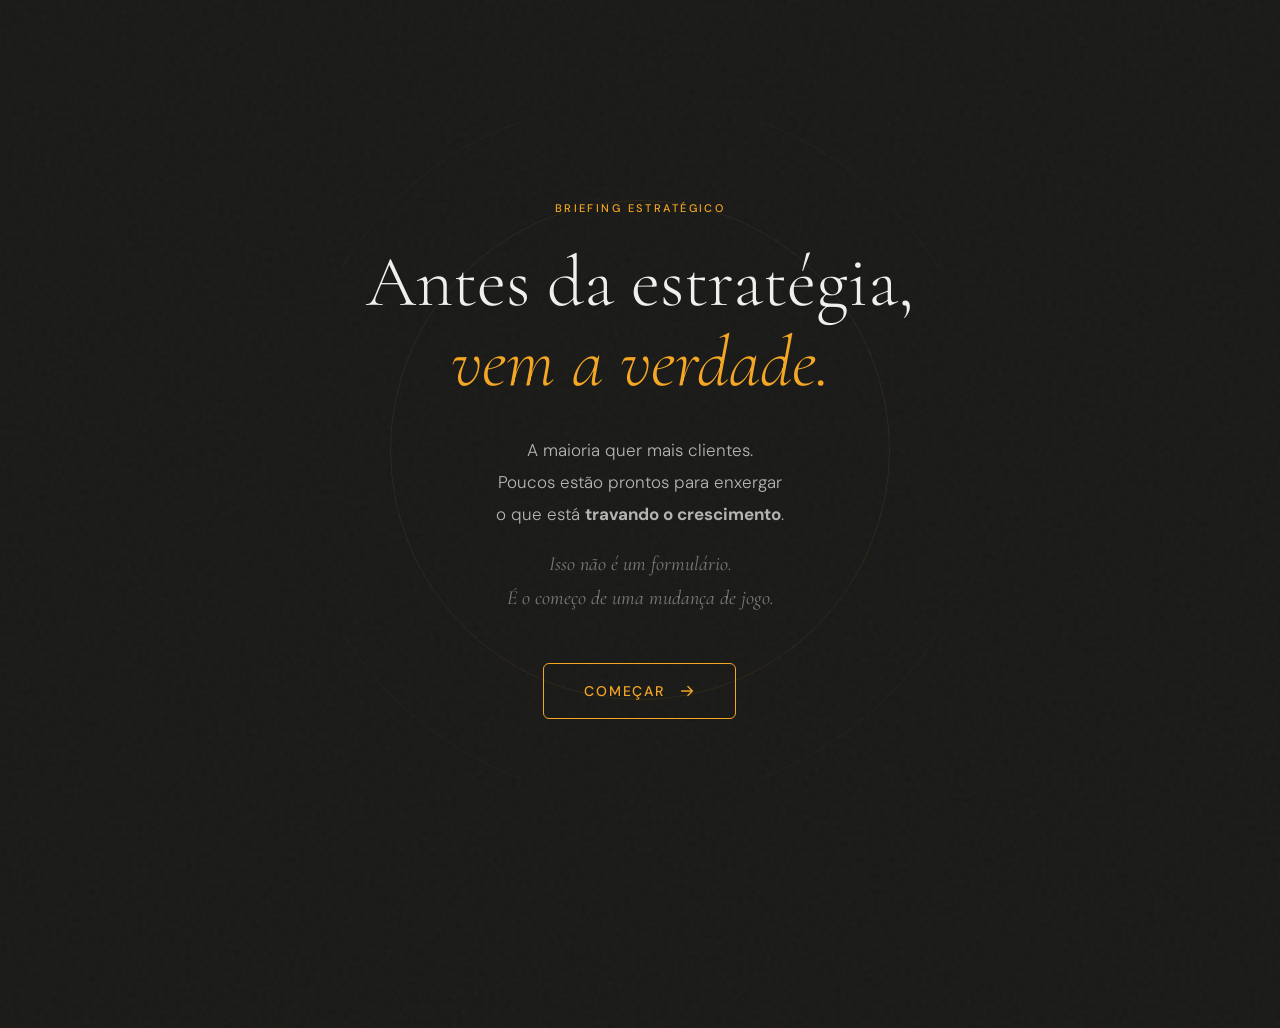
<file: index.html>
<!DOCTYPE html>
<html lang="pt-BR">
<head>
  <meta charset="UTF-8" />
  <meta name="viewport" content="width=device-width, initial-scale=1.0" />
  <title>Sagrada Estratégia — Briefing</title>
  <link rel="preconnect" href="https://fonts.googleapis.com" />
  <link rel="preconnect" href="https://fonts.gstatic.com" crossorigin />
  <link href="https://fonts.googleapis.com/css2?family=Cormorant+Garamond:ital,wght@0,300;0,400;0,600;1,300;1,400&family=DM+Sans:wght@300;400;500&display=swap" rel="stylesheet" />
  <link rel="stylesheet" href="style.css" />
</head>
<body>

  <!-- GRAIN OVERLAY -->
  <div class="grain"></div>

  <!-- PROGRESS BAR -->
  <div class="progress-bar-wrap" id="progressWrap">
    <div class="progress-bar-track">
      <div class="progress-bar-fill" id="progressFill"></div>
    </div>
    <span class="progress-label" id="progressLabel"></span>
  </div>

  <!-- LOGO MARK -->
  <div class="logo-mark" id="logoMark">
    <svg width="28" height="28" viewBox="0 0 28 28" fill="none" xmlns="http://www.w3.org/2000/svg" role="img" aria-hidden="true">
      <rect width="28" height="28" fill="none"/>
      <polygon points="14,3 25,21 3,21" stroke="#F5A623" stroke-width="1.5" fill="#1A1A18"/>
      <polygon points="14,9 21,21 7,21" fill="#F5A623" opacity="0.25"/>
      <line x1="14" y1="3" x2="14" y2="25" stroke="#F5A623" stroke-width="1" opacity="0.4"/>
    </svg>
    <span>Sagrada Estratégia</span>
  </div>

  <!-- MAIN CONTAINER -->
  <main class="main" id="main">

    <!-- ───── TELA 0: HERO ───── -->
    <section class="screen active" id="screen-0" data-screen="0">
      <div class="hero-content">
        <div class="hero-eyebrow">Briefing Estratégico</div>
        <h1 class="hero-title">
          Antes da estratégia,<br/>
          <em>vem a verdade.</em>
        </h1>
        <p class="hero-body">
          A maioria quer mais clientes.<br/>
          Poucos estão prontos para enxergar<br/>
          o que está <strong>travando o crescimento</strong>.
        </p>
        <p class="hero-sub">
          Isso não é um formulário.<br/>
          É o começo de uma mudança de jogo.
        </p>
        <button class="btn-primary" id="btnStart">
          <span>Começar</span>
          <svg class="btn-arrow" viewBox="0 0 20 20" fill="none"><path d="M4 10h12M11 5l5 5-5 5" stroke="currentColor" stroke-width="1.5" stroke-linecap="round"/></svg>
        </button>
      </div>
      <div class="hero-deco">
        <div class="deco-ring deco-ring-1"></div>
        <div class="deco-ring deco-ring-2"></div>
        <div class="deco-ring deco-ring-3"></div>
      </div>
    </section>

    <!-- ───── SCREENS DINÂMICAS ───── -->
    <div id="dynamicScreens"></div>

    <!-- ───── TELA FINAL ───── -->
    <section class="screen" id="screen-final">
      <div class="final-content">
        <div class="final-symbol">
          <svg width="60" height="60" viewBox="0 0 60 60" fill="none" xmlns="http://www.w3.org/2000/svg" role="img" aria-hidden="true">
            <rect width="60" height="60" fill="none"/>
            <polygon points="30,4 56,48 4,48" stroke="#F5A623" stroke-width="1.5" fill="#1A1A18"/>
            <polygon points="30,16 46,44 14,44" fill="#F5A623" opacity="0.15"/>
            <path d="M20 30 L28 38 L42 22" stroke="#F5A623" stroke-width="2" stroke-linecap="round" stroke-linejoin="round"/>
          </svg>
        </div>
        <h2 class="final-title">Agora eu tenho o que preciso.</h2>
        <p class="final-body">
          A diferença entre quem <em>tenta</em>…<br/>
          e quem <strong>cresce</strong>…<br/>
          começa aqui.
        </p>
        <button class="btn-primary" id="btnFinal">
          <span>Finalizar</span>
          <svg class="btn-arrow" viewBox="0 0 20 20" fill="none"><path d="M4 10h12M11 5l5 5-5 5" stroke="currentColor" stroke-width="1.5" stroke-linecap="round"/></svg>
        </button>
        <p class="final-note">Em breve você receberá o retorno da estrategista.</p>
      </div>
    </section>

    <!-- ───── TELA OBRIGADO ───── -->
    <section class="screen" id="screen-obrigado">
      <div class="final-content">
        <div class="final-symbol">
          <svg width="60" height="60" viewBox="0 0 60 60" fill="none">
            <circle cx="30" cy="30" r="26" stroke="#F5A623" stroke-width="1.5"/>
            <path d="M18 30 L26 38 L42 22" stroke="#F5A623" stroke-width="2.5" stroke-linecap="round" stroke-linejoin="round"/>
          </svg>
        </div>
        <h2 class="final-title">Briefing enviado.</h2>
        <p class="final-body">
          Obrigada pela sua confiança.<br/>
          O próximo capítulo começa agora.
        </p>
        <p class="final-note">© Sagrada Estratégia</p>
      </div>
    </section>

  </main>

  <script src="script.js"></script>
</body>
</html>
</file>
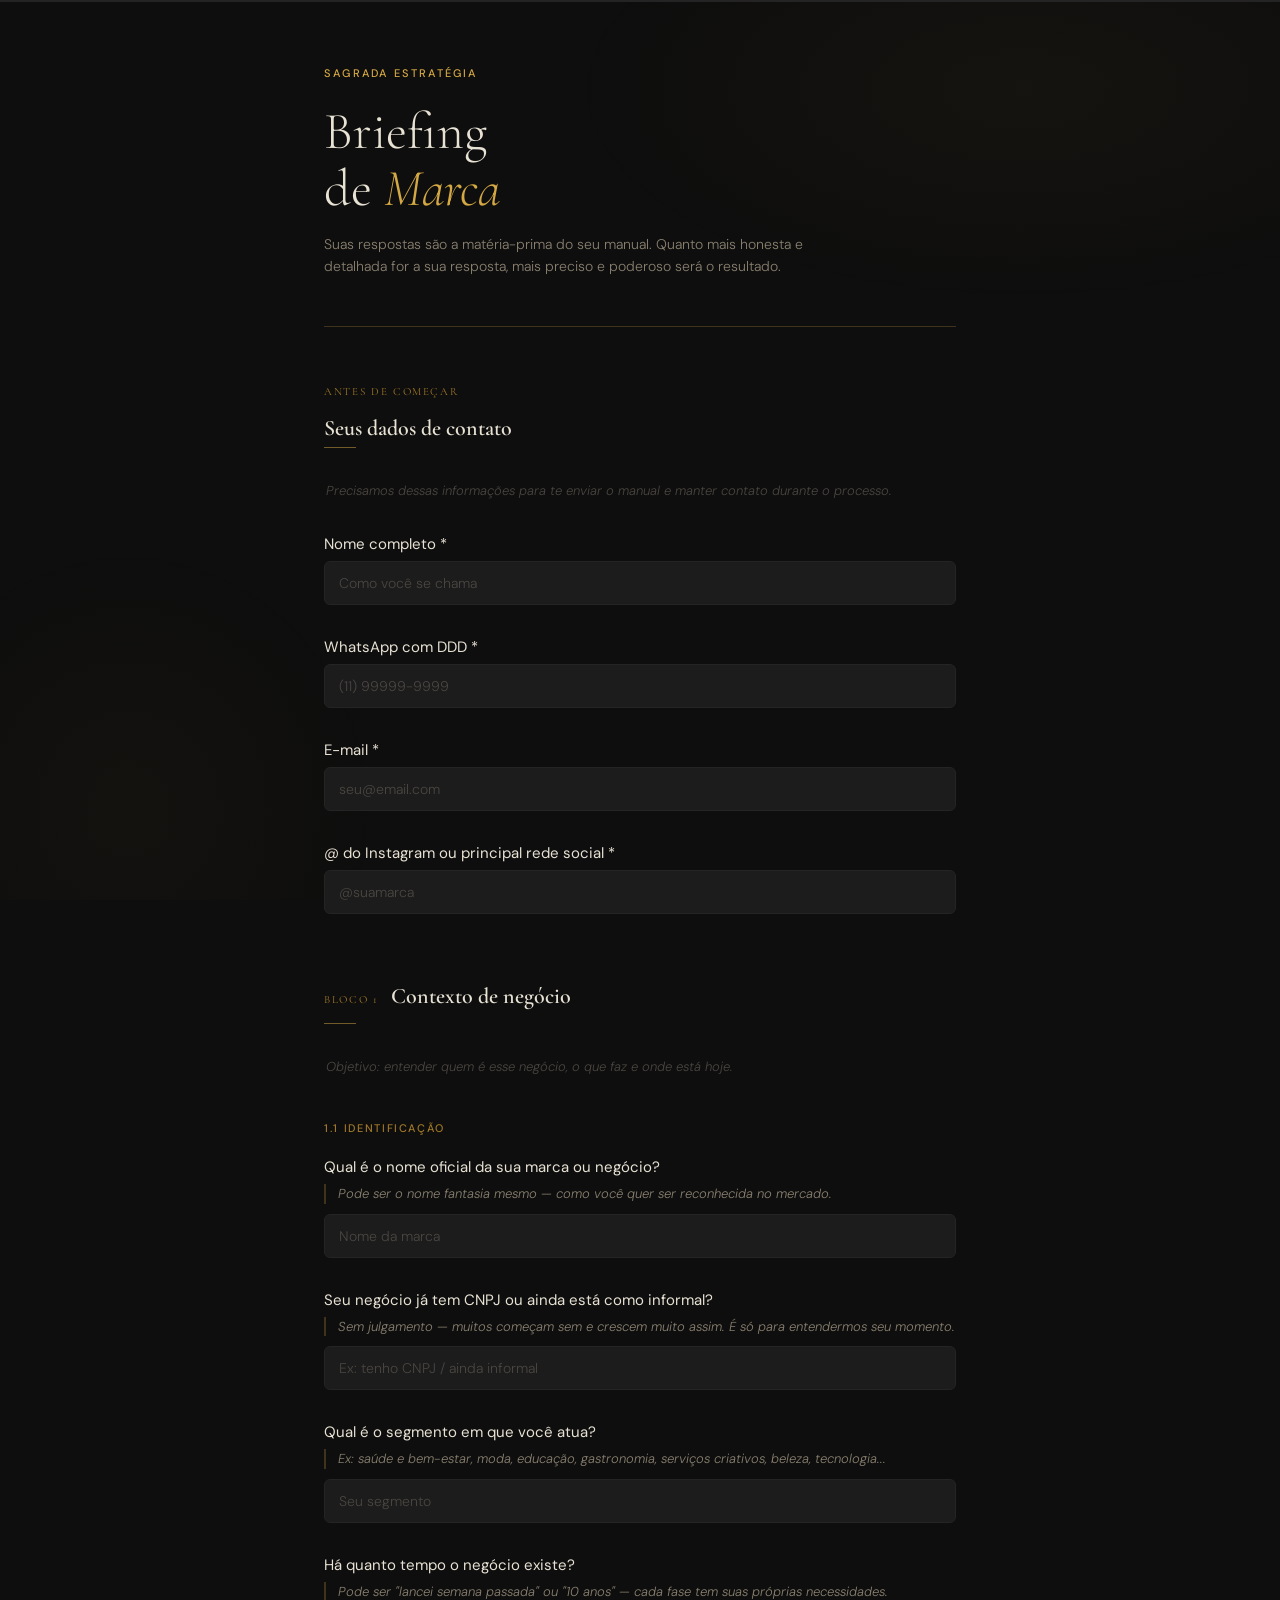
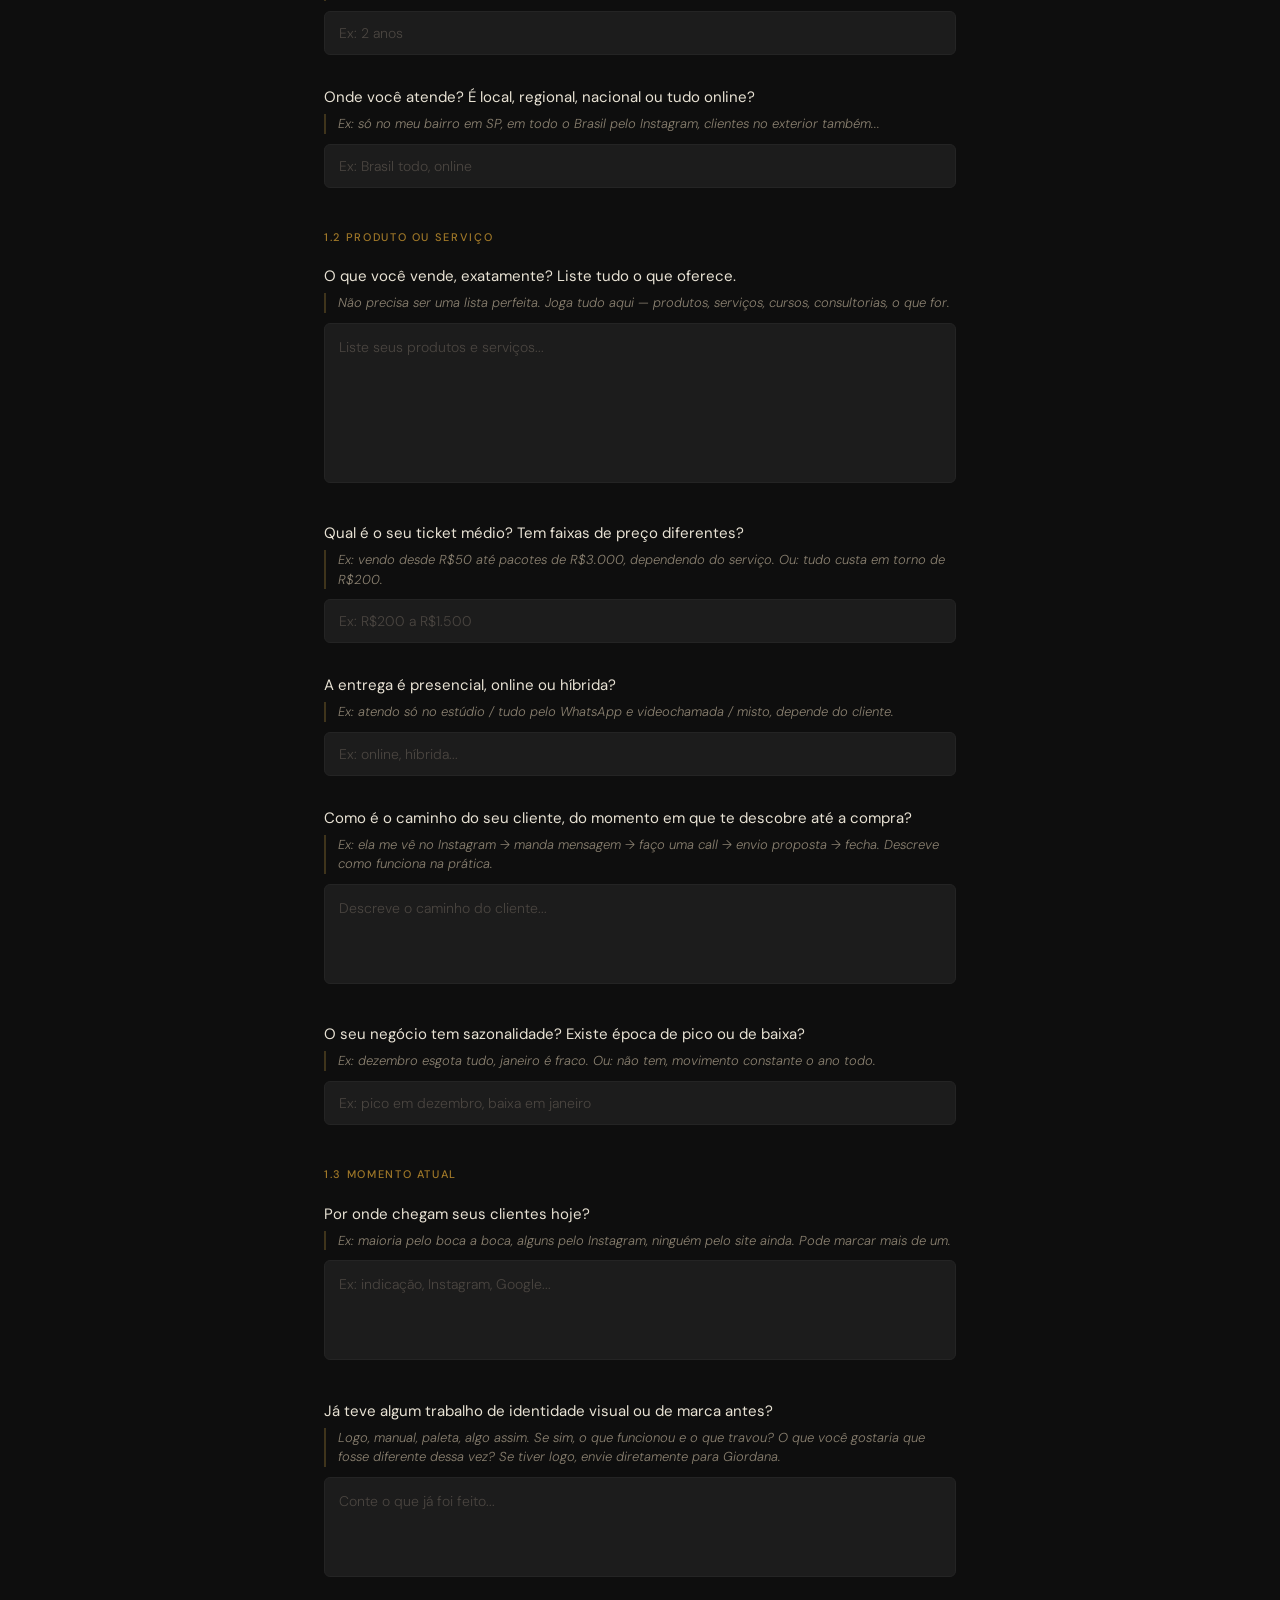
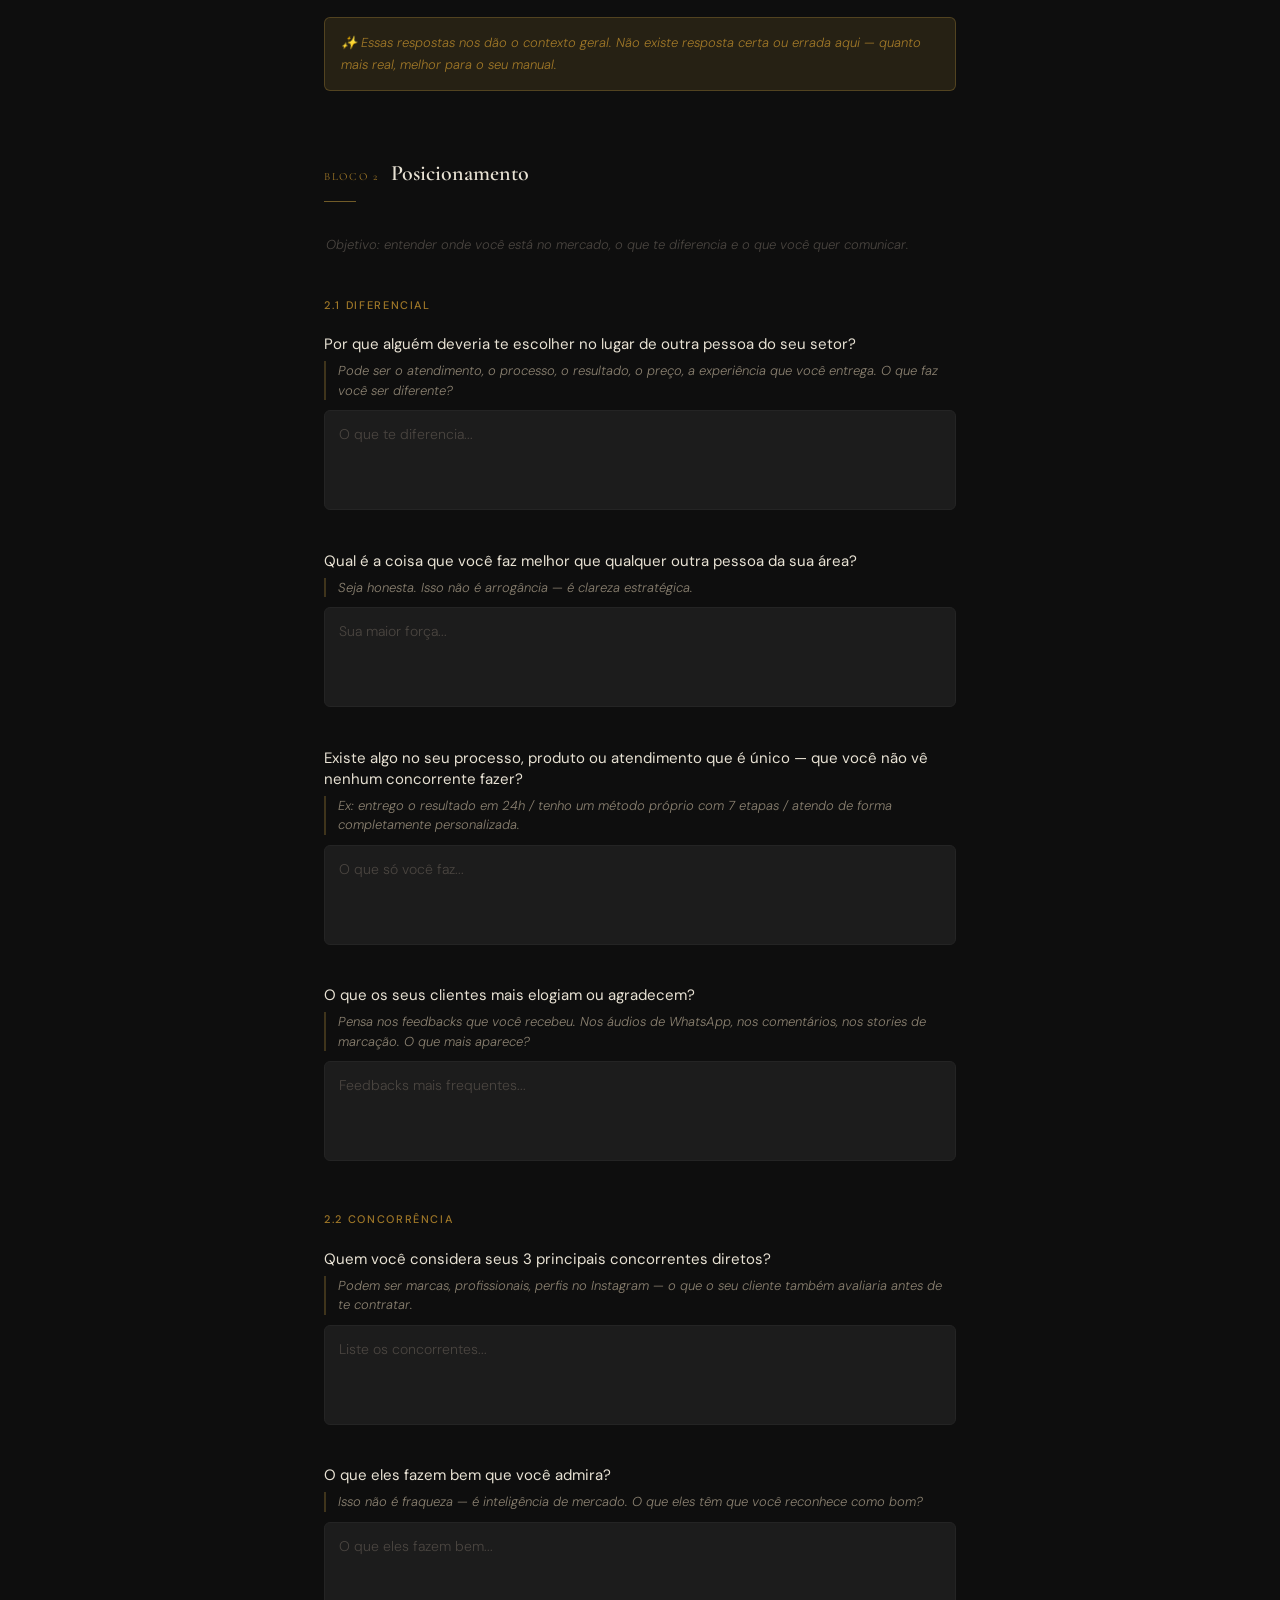
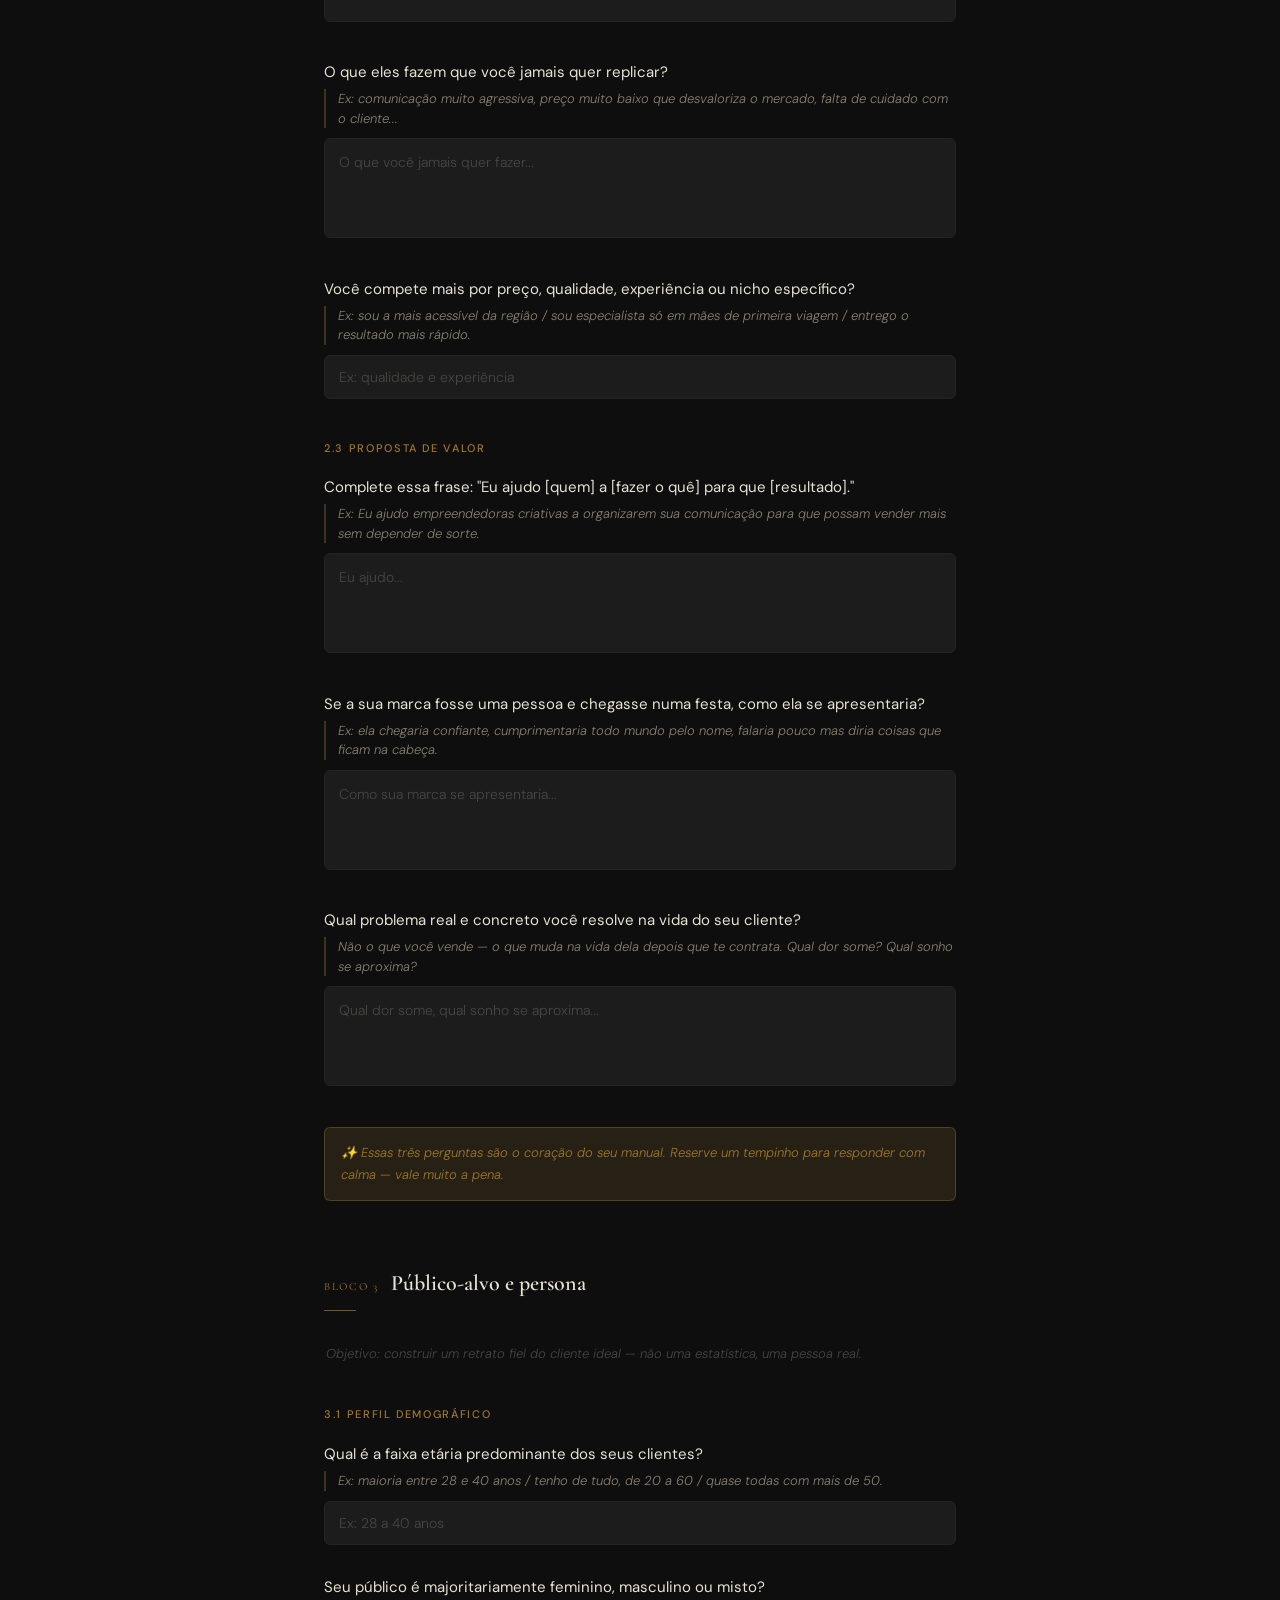
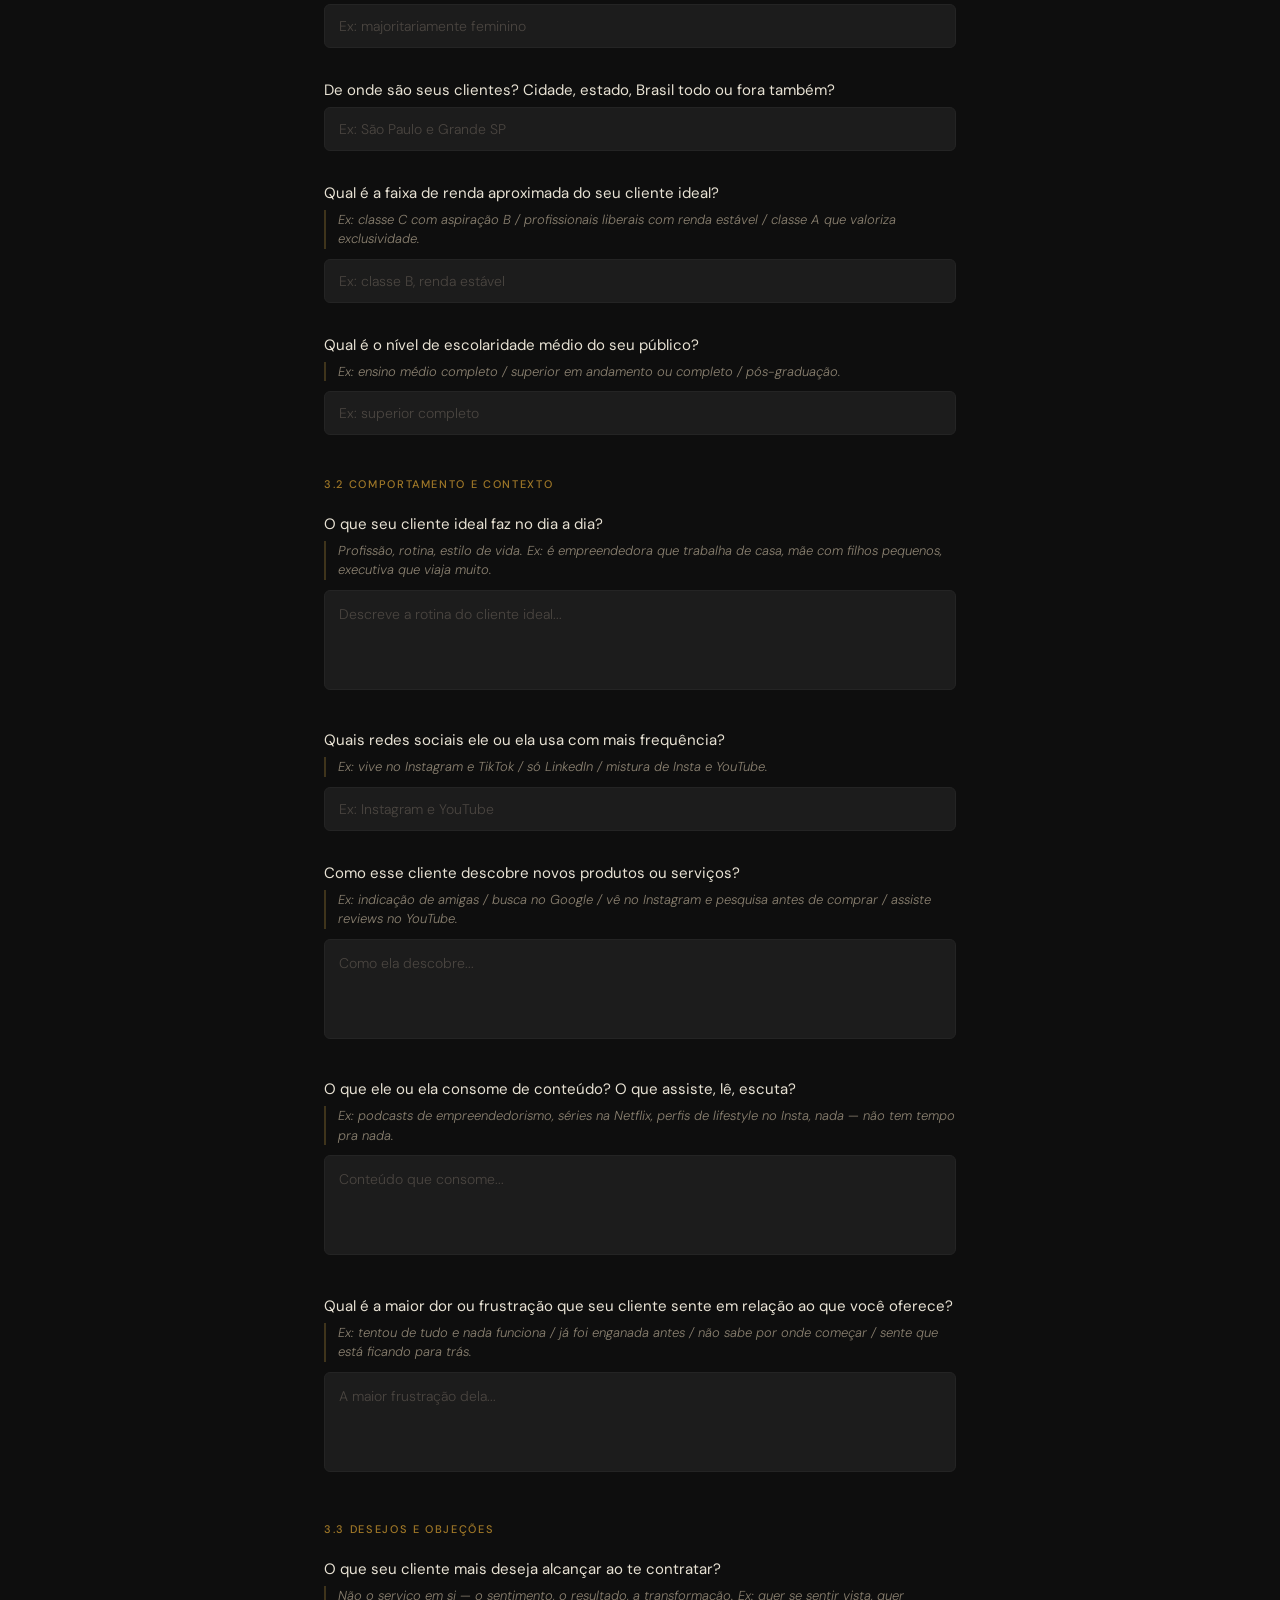
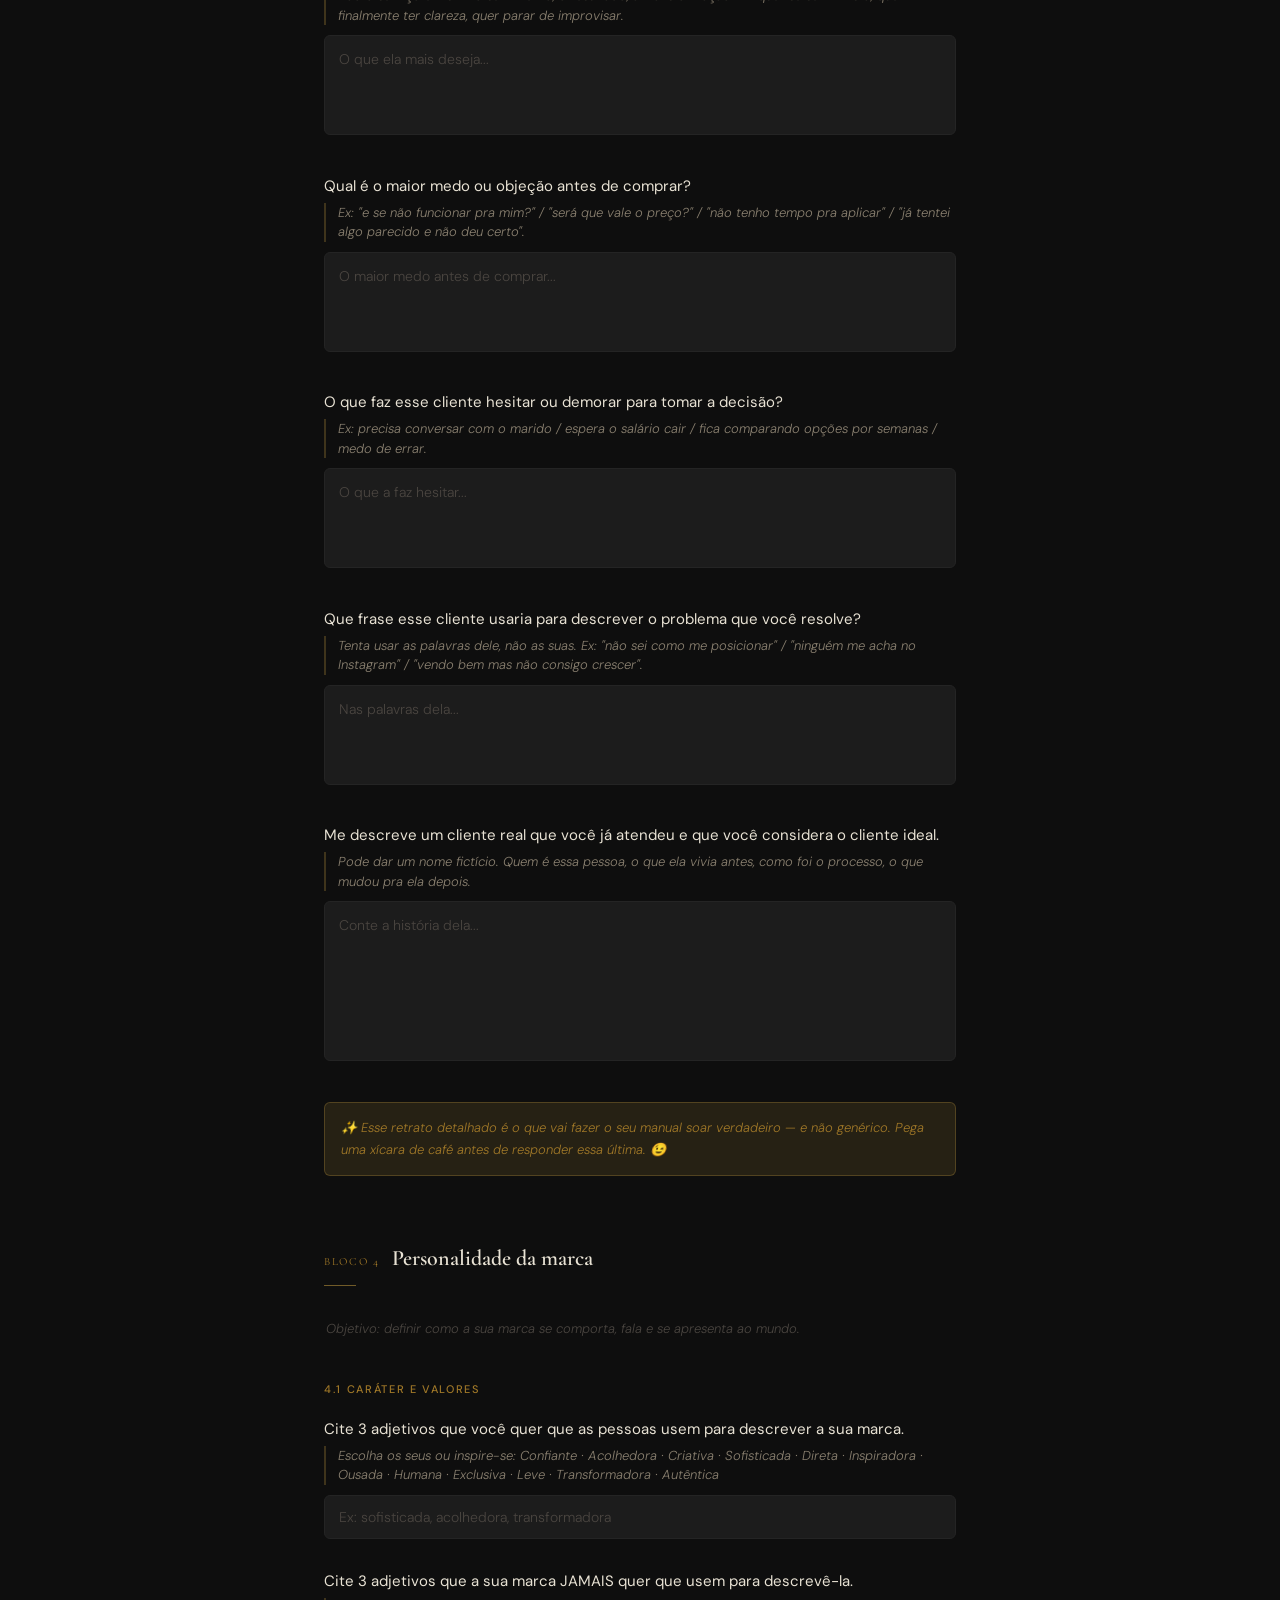
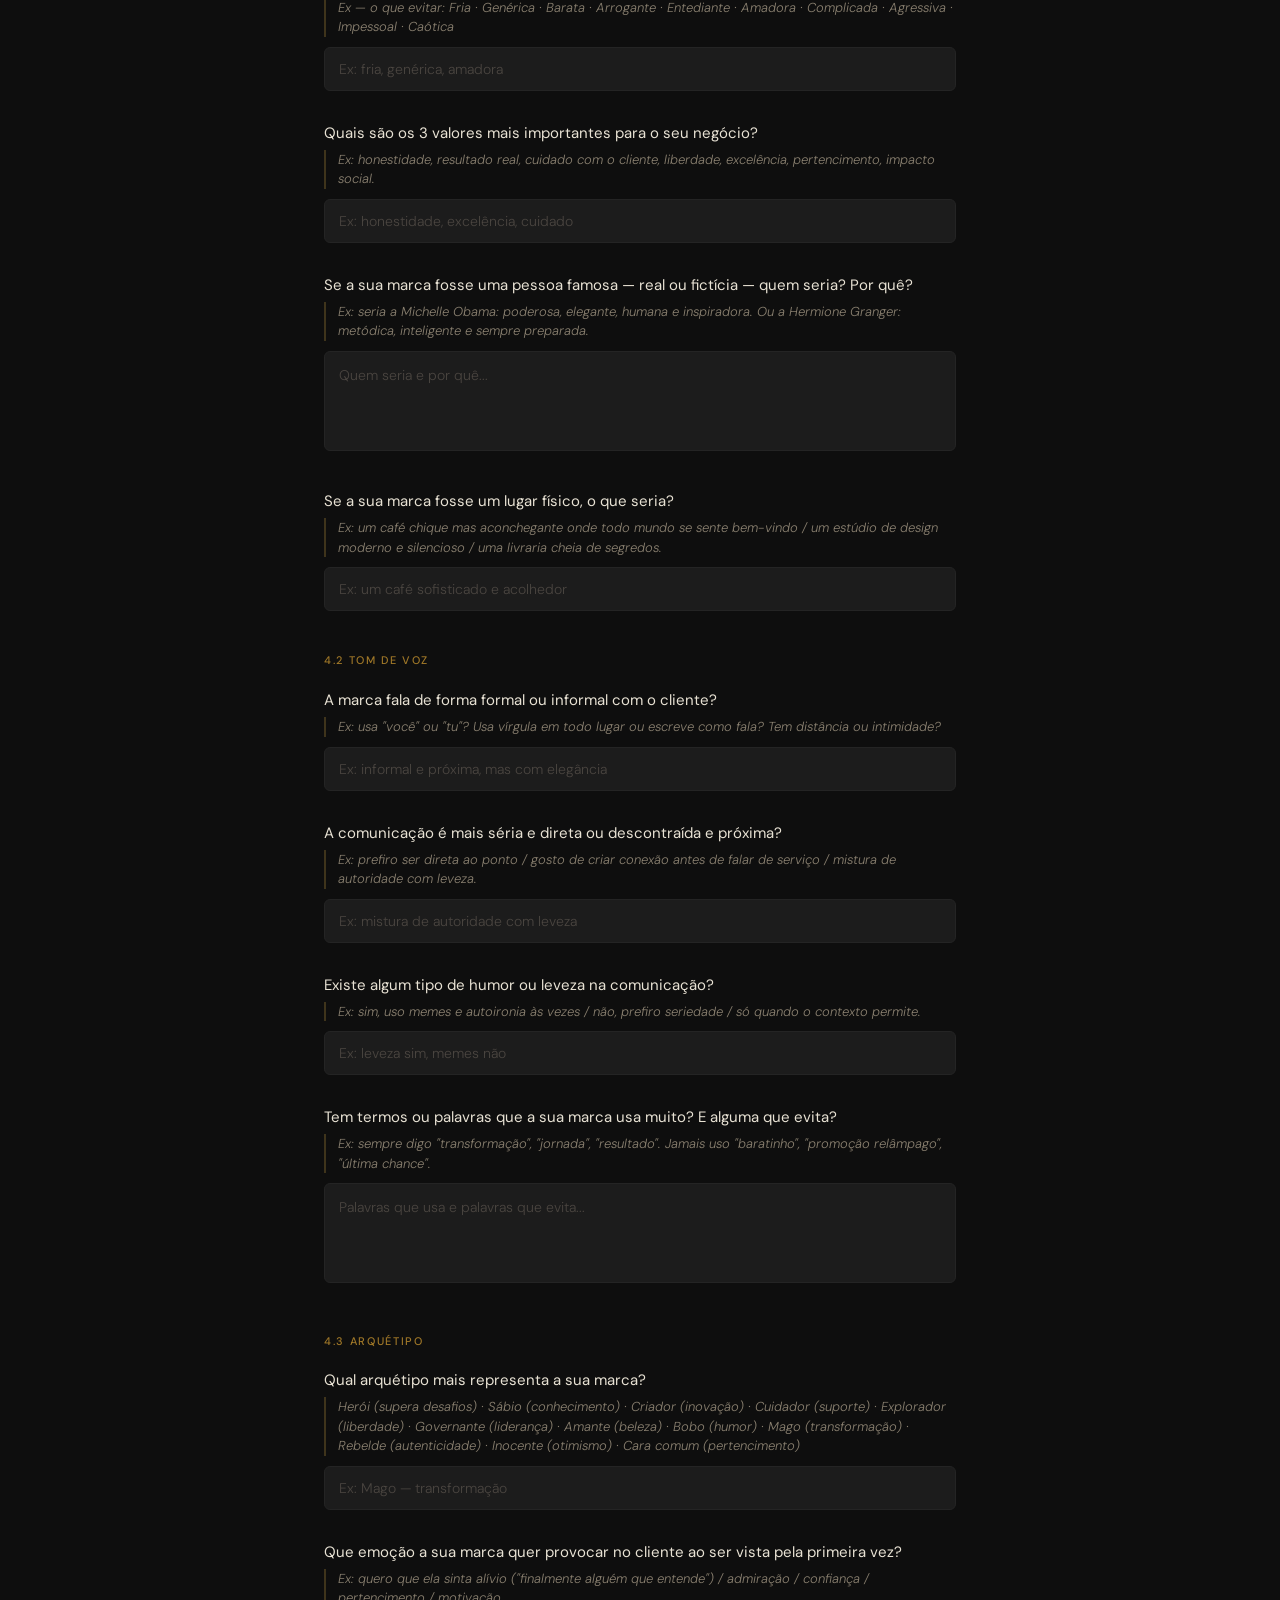
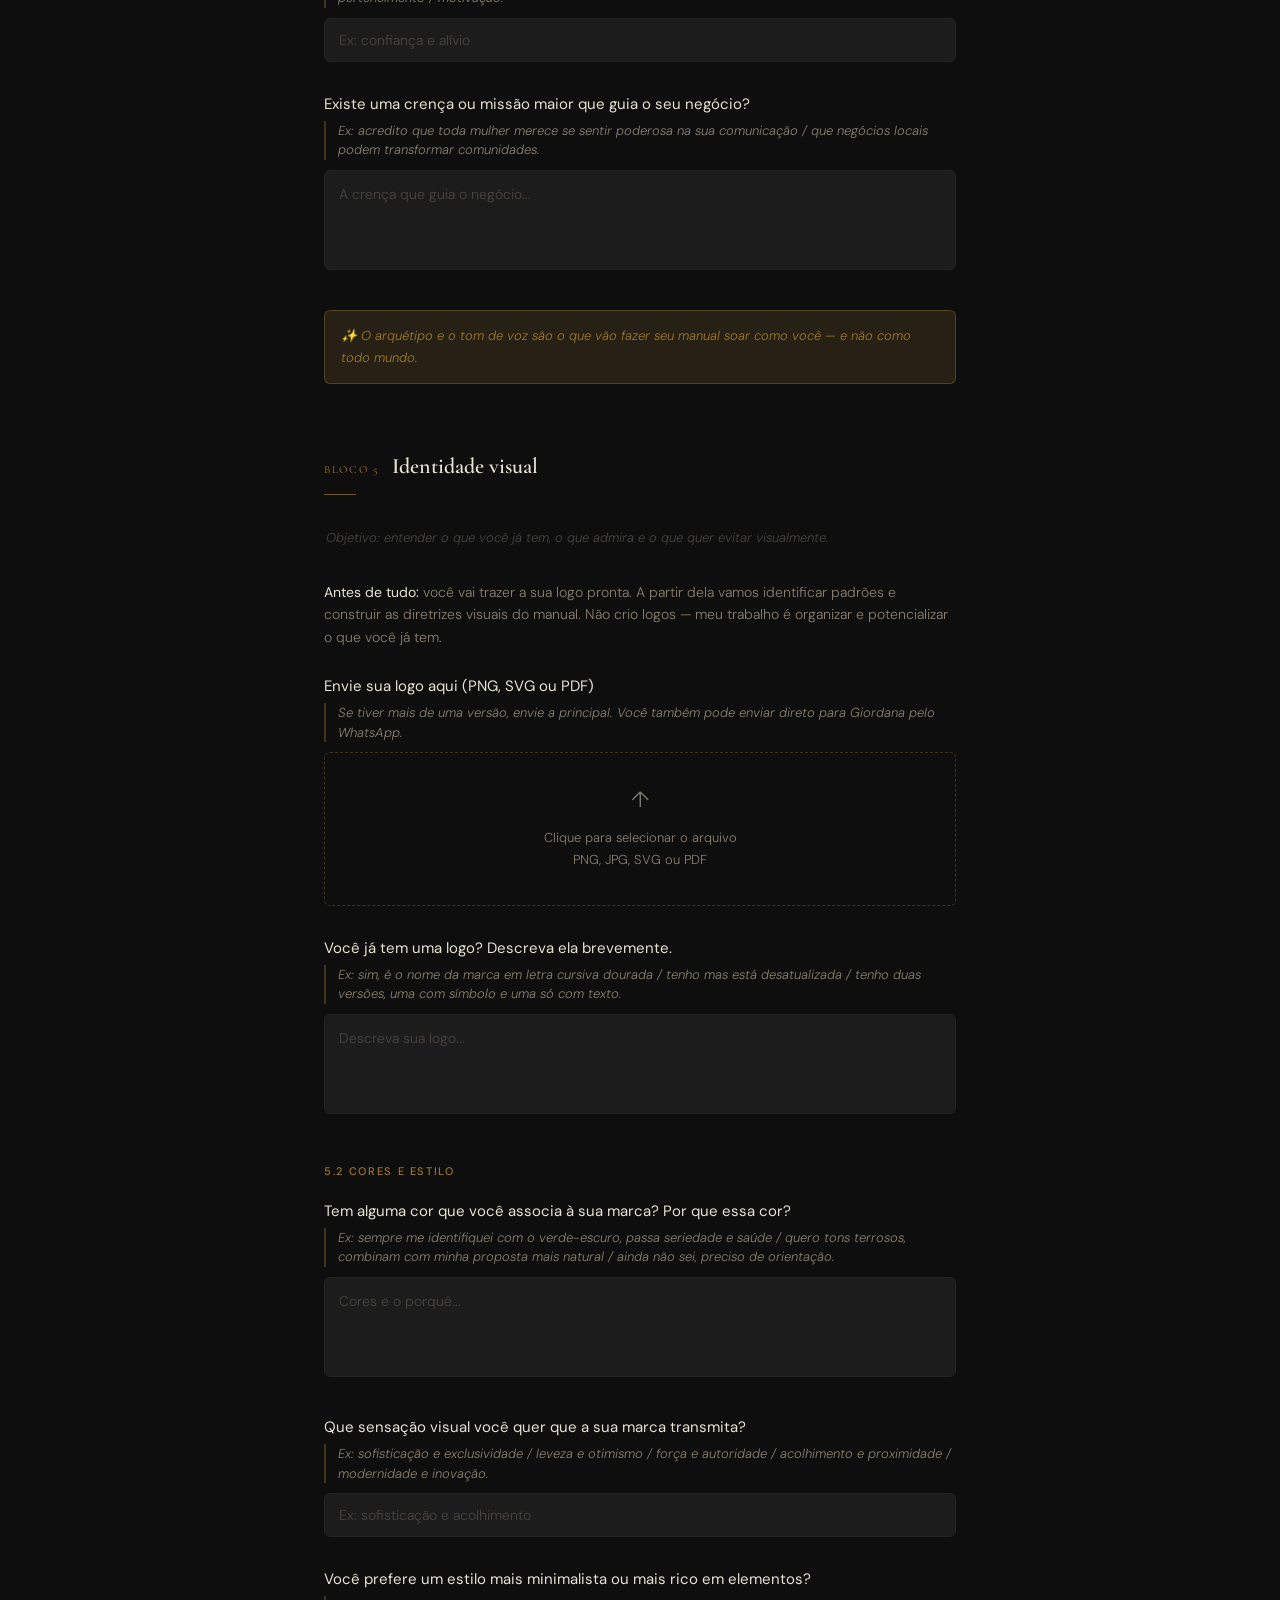
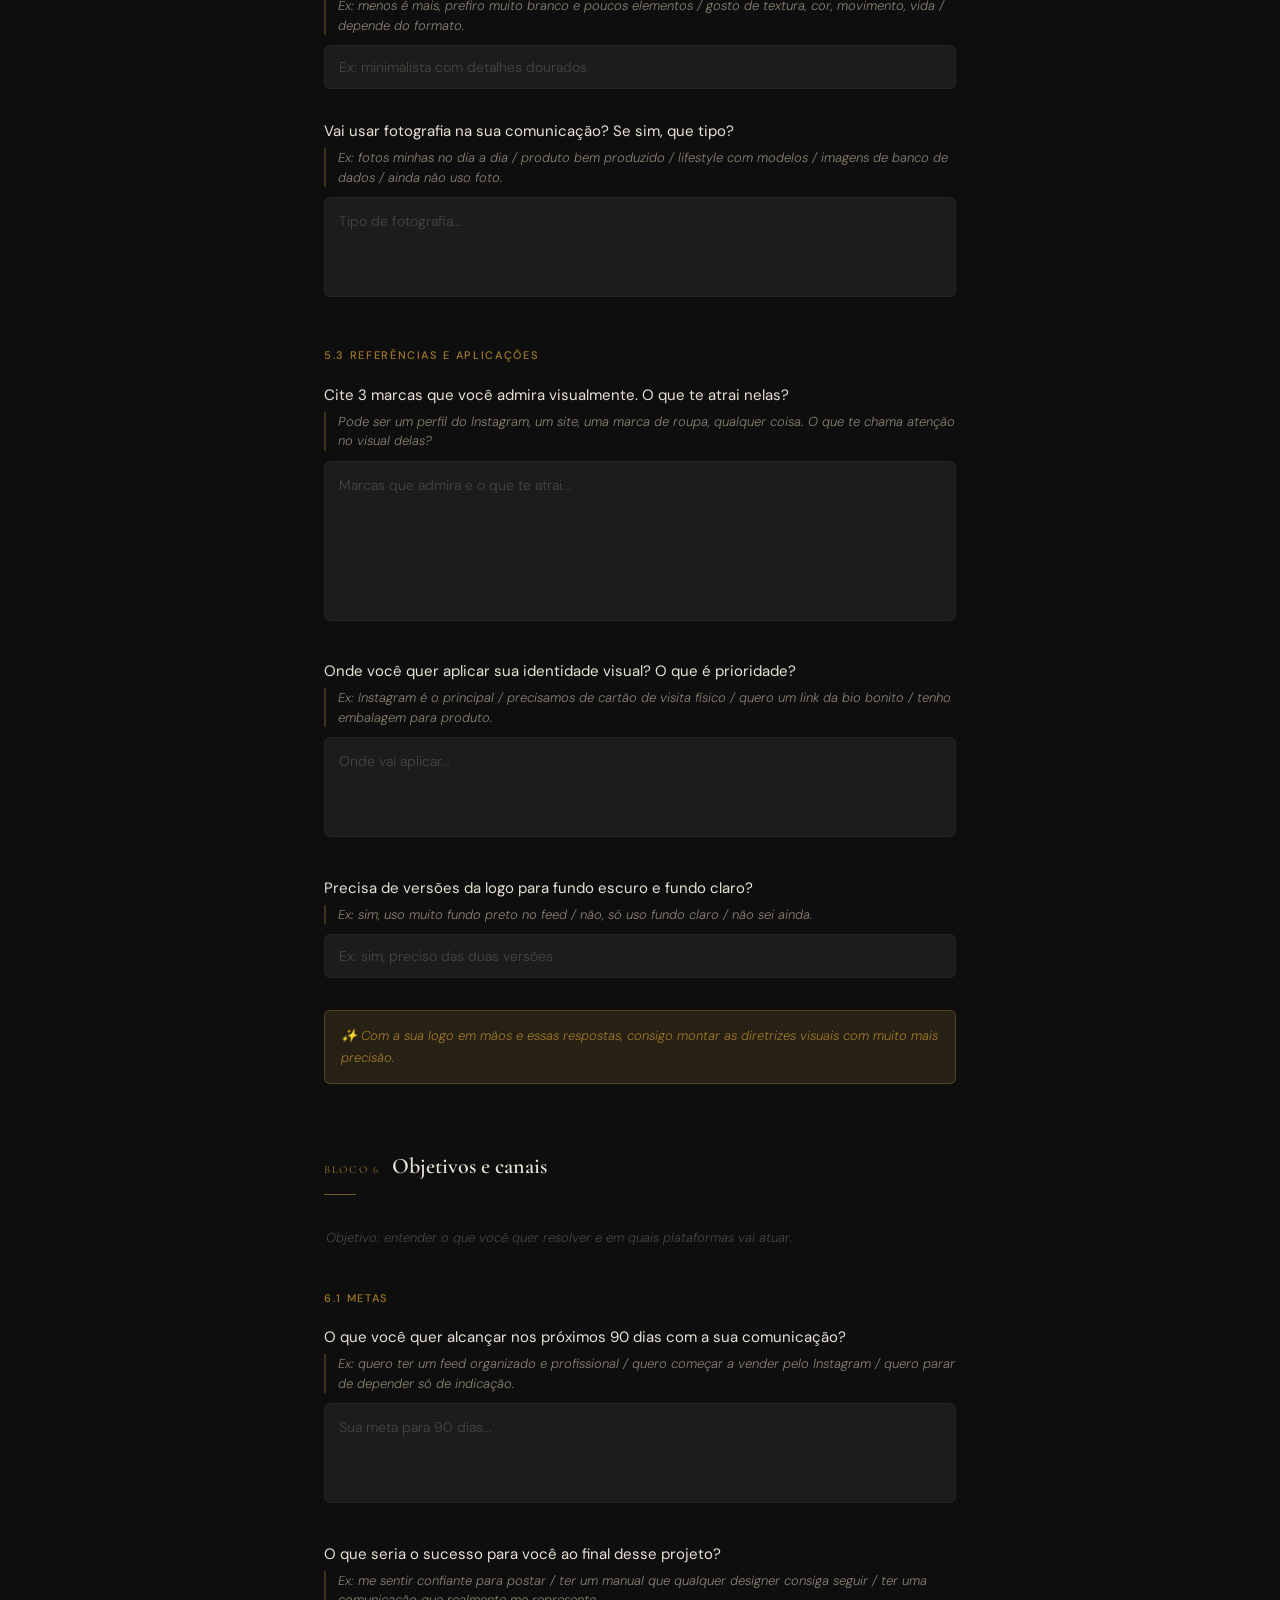
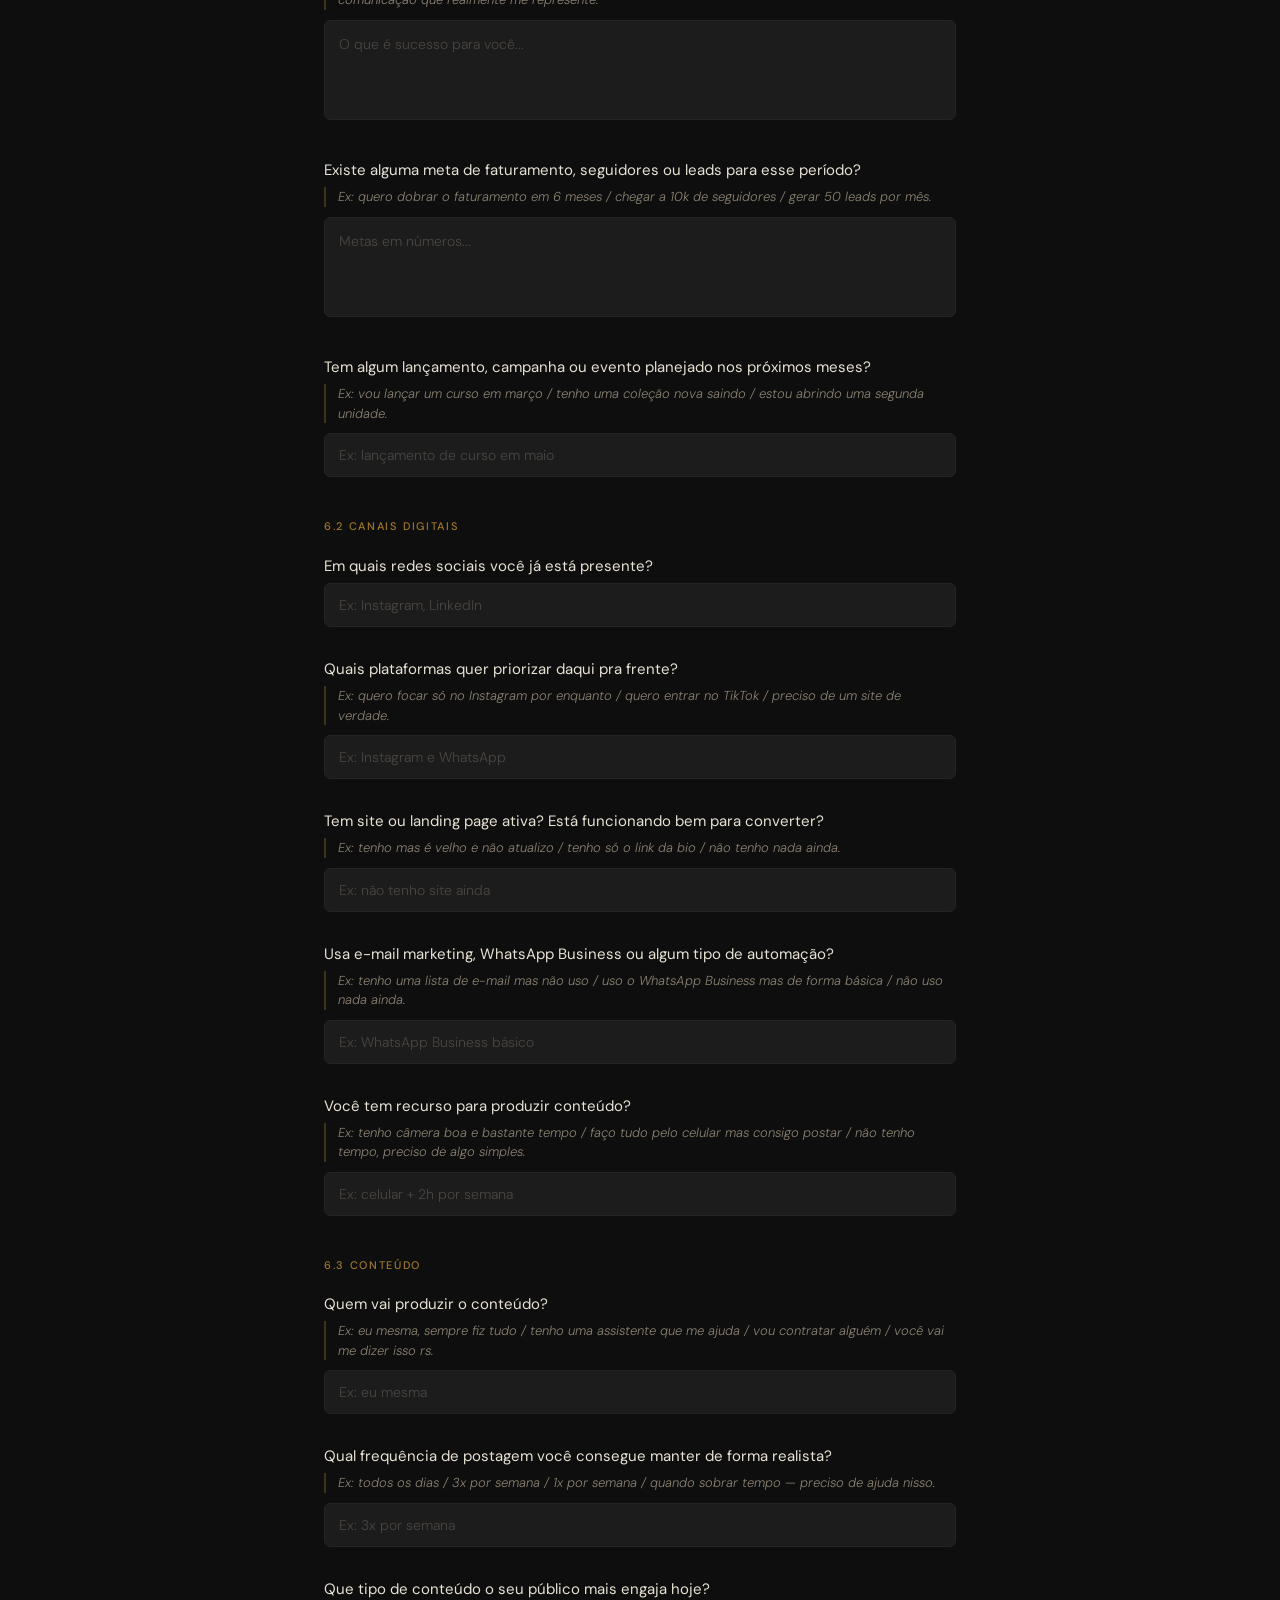
<file: briefing_sagrada_FINAL.html>
<!DOCTYPE html>
<html lang="pt-BR">
<head>
<meta charset="UTF-8">
<meta name="viewport" content="width=device-width, initial-scale=1.0">
<title>Briefing de Marca — Sagrada Estratégia</title>
<link rel="preconnect" href="https://fonts.googleapis.com">
<link href="https://fonts.googleapis.com/css2?family=Cormorant+Garamond:ital,wght@0,300;0,400;0,600;1,300;1,400&family=DM+Sans:wght@300;400;500&display=swap" rel="stylesheet">
<style>
  :root {
    --gold: #D4A843;
    --gold-dim: #A07828;
    --gold-light: rgba(212,168,67,0.12);
    --gold-border: rgba(212,168,67,0.25);
    --black: #0E0E0E;
    --surface: #141414;
    --surface2: #1C1C1C;
    --surface3: #242424;
    --text: #E8E2D4;
    --text-dim: #8A8070;
    --text-muted: #4A4540;
    --radius: 6px;
    --transition: 0.2s ease;
  }

  * { box-sizing: border-box; margin: 0; padding: 0; }

  body {
    background: var(--black);
    color: var(--text);
    font-family: 'DM Sans', sans-serif;
    font-weight: 300;
    font-size: 15px;
    line-height: 1.7;
    min-height: 100vh;
  }

  /* Fundo com textura sutil */
  body::before {
    content: '';
    position: fixed;
    inset: 0;
    background-image:
      radial-gradient(ellipse 60% 40% at 80% 10%, rgba(212,168,67,0.04) 0%, transparent 60%),
      radial-gradient(ellipse 40% 60% at 10% 90%, rgba(212,168,67,0.03) 0%, transparent 50%);
    pointer-events: none;
    z-index: 0;
  }

  .wrapper {
    position: relative;
    z-index: 1;
    max-width: 680px;
    margin: 0 auto;
    padding: 0 24px 120px;
  }

  /* ── HEADER ── */
  .header {
    padding: 64px 0 48px;
    border-bottom: 1px solid var(--gold-border);
    margin-bottom: 56px;
  }

  .brand {
    font-family: 'DM Sans', sans-serif;
    font-size: 11px;
    font-weight: 500;
    letter-spacing: 0.2em;
    text-transform: uppercase;
    color: var(--gold);
    margin-bottom: 20px;
  }

  .header h1 {
    font-family: 'Cormorant Garamond', serif;
    font-size: clamp(36px, 6vw, 52px);
    font-weight: 300;
    line-height: 1.1;
    color: var(--text);
    margin-bottom: 16px;
  }

  .header h1 em {
    font-style: italic;
    color: var(--gold);
  }

  .header p {
    font-size: 14px;
    color: var(--text-dim);
    max-width: 480px;
    line-height: 1.6;
  }

  /* ── PROGRESSO ── */
  .progress-bar {
    position: fixed;
    top: 0; left: 0; right: 0;
    height: 2px;
    background: var(--surface3);
    z-index: 100;
  }
  .progress-fill {
    height: 100%;
    background: var(--gold);
    width: 0%;
    transition: width 0.4s ease;
  }

  /* ── BLOCOS ── */
  .bloco {
    margin-bottom: 64px;
    opacity: 0;
    transform: translateY(20px);
    animation: fadeUp 0.5s ease forwards;
  }

  @keyframes fadeUp {
    to { opacity: 1; transform: translateY(0); }
  }

  .bloco-header {
    display: flex;
    align-items: baseline;
    gap: 12px;
    margin-bottom: 8px;
  }

  .bloco-num {
    font-family: 'Cormorant Garamond', serif;
    font-size: 11px;
    font-weight: 400;
    letter-spacing: 0.15em;
    text-transform: uppercase;
    color: var(--gold-dim);
  }

  .bloco-titulo {
    font-family: 'Cormorant Garamond', serif;
    font-size: 22px;
    font-weight: 600;
    color: var(--text);
  }

  .bloco-obj {
    font-size: 13px;
    color: var(--text-muted);
    font-style: italic;
    margin-bottom: 32px;
    padding-left: 2px;
  }

  .bloco-divider {
    width: 32px;
    height: 1px;
    background: var(--gold);
    margin-bottom: 32px;
    opacity: 0.5;
  }

  /* ── SUB-SEÇÃO ── */
  .sub-titulo {
    font-size: 11px;
    font-weight: 500;
    letter-spacing: 0.15em;
    text-transform: uppercase;
    color: var(--gold-dim);
    margin: 40px 0 20px;
  }

  /* ── CAMPO ── */
  .campo {
    margin-bottom: 32px;
  }

  .campo label {
    display: block;
    font-size: 15px;
    font-weight: 400;
    color: var(--text);
    margin-bottom: 6px;
    line-height: 1.4;
  }

  .campo .estimulo {
    font-size: 13px;
    color: var(--text-dim);
    font-style: italic;
    margin-bottom: 10px;
    line-height: 1.5;
    padding-left: 12px;
    border-left: 2px solid var(--gold-border);
  }

  .campo input[type="text"],
  .campo input[type="email"],
  .campo input[type="tel"],
  .campo textarea {
    width: 100%;
    background: var(--surface2);
    border: 1px solid var(--surface3);
    border-radius: var(--radius);
    color: var(--text);
    font-family: 'DM Sans', sans-serif;
    font-size: 14px;
    font-weight: 300;
    padding: 12px 14px;
    outline: none;
    transition: border-color var(--transition), background var(--transition);
    resize: none;
  }

  .campo input[type="text"]:focus,
  .campo input[type="email"]:focus,
  .campo input[type="tel"]:focus,
  .campo textarea:focus {
    border-color: var(--gold);
    background: var(--surface3);
  }

  .campo textarea { min-height: 100px; line-height: 1.6; }
  .campo textarea.tall { min-height: 160px; }

  .campo input::placeholder,
  .campo textarea::placeholder { color: var(--text-muted); }

  /* Upload */
  .upload-area {
    border: 1px dashed var(--gold-border);
    border-radius: var(--radius);
    padding: 28px;
    text-align: center;
    cursor: pointer;
    transition: border-color var(--transition), background var(--transition);
    background: transparent;
  }
  .upload-area:hover { border-color: var(--gold); background: var(--gold-light); }
  .upload-area input { display: none; }
  .upload-icon {
    font-size: 22px;
    margin-bottom: 8px;
    opacity: 0.5;
  }
  .upload-area p { font-size: 13px; color: var(--text-dim); }
  .upload-area .nome-arquivo { color: var(--gold); font-size: 13px; margin-top: 6px; }

  /* Nota de bloco */
  .nota {
    background: var(--gold-light);
    border: 1px solid var(--gold-border);
    border-radius: var(--radius);
    padding: 14px 16px;
    font-size: 13px;
    color: var(--gold-dim);
    font-style: italic;
    margin-top: 8px;
    margin-bottom: 8px;
  }

  /* ── SUBMIT ── */
  .submit-area {
    margin-top: 72px;
    padding-top: 48px;
    border-top: 1px solid var(--gold-border);
    text-align: center;
  }

  .submit-area p {
    font-family: 'Cormorant Garamond', serif;
    font-size: 20px;
    font-weight: 300;
    font-style: italic;
    color: var(--text-dim);
    margin-bottom: 28px;
    line-height: 1.4;
  }

  .btn-submit {
    display: inline-block;
    background: var(--gold);
    color: var(--black);
    font-family: 'DM Sans', sans-serif;
    font-size: 13px;
    font-weight: 500;
    letter-spacing: 0.12em;
    text-transform: uppercase;
    padding: 16px 48px;
    border: none;
    border-radius: var(--radius);
    cursor: pointer;
    transition: background var(--transition), transform var(--transition);
  }
  .btn-submit:hover { background: #E0B84D; transform: translateY(-1px); }
  .btn-submit:active { transform: translateY(0); }
  .btn-submit:disabled { opacity: 0.5; cursor: not-allowed; transform: none; }

  /* ── SUCESSO ── */
  .tela-sucesso {
    display: none;
    text-align: center;
    padding: 80px 24px;
  }
  .tela-sucesso .icone { font-size: 40px; margin-bottom: 24px; }
  .tela-sucesso h2 {
    font-family: 'Cormorant Garamond', serif;
    font-size: 32px;
    font-weight: 300;
    color: var(--text);
    margin-bottom: 12px;
  }
  .tela-sucesso p { font-size: 14px; color: var(--text-dim); }

  /* ── ERRO ── */
  .erro-msg {
    display: none;
    background: rgba(180,40,40,0.12);
    border: 1px solid rgba(180,40,40,0.3);
    border-radius: var(--radius);
    padding: 12px 16px;
    font-size: 13px;
    color: #E07070;
    margin-top: 16px;
  }

  /* Animações escalonadas por bloco */
  .bloco:nth-child(1) { animation-delay: 0.05s; }
  .bloco:nth-child(2) { animation-delay: 0.10s; }
  .bloco:nth-child(3) { animation-delay: 0.15s; }
  .bloco:nth-child(4) { animation-delay: 0.20s; }
  .bloco:nth-child(5) { animation-delay: 0.25s; }
  .bloco:nth-child(6) { animation-delay: 0.30s; }
  .bloco:nth-child(7) { animation-delay: 0.35s; }
  .bloco:nth-child(8) { animation-delay: 0.40s; }

  @media (max-width: 600px) {
    .wrapper { padding: 0 16px 100px; }
    .header { padding: 48px 0 36px; }
  }
</style>
</head>
<body>

<div class="progress-bar"><div class="progress-fill" id="progress"></div></div>

<div class="wrapper">

  <header class="header">
    <div class="brand">Sagrada Estratégia</div>
    <h1>Briefing<br>de <em>Marca</em></h1>
    <p>Suas respostas são a matéria-prima do seu manual. Quanto mais honesta e detalhada for a sua resposta, mais preciso e poderoso será o resultado.</p>
  </header>

  <form id="form" novalidate>

    <!-- ── BLOCO 0 ── -->
    <div class="bloco">
      <div class="bloco-header">
        <span class="bloco-num">Antes de começar</span>
      </div>
      <div class="bloco-titulo">Seus dados de contato</div>
      <div class="bloco-divider"></div>
      <p class="bloco-obj">Precisamos dessas informações para te enviar o manual e manter contato durante o processo.</p>

      <div class="campo">
        <label>Nome completo *</label>
        <input type="text" name="nome" required placeholder="Como você se chama">
      </div>
      <div class="campo">
        <label>WhatsApp com DDD *</label>
        <input type="tel" name="whatsapp" required placeholder="(11) 99999-9999">
      </div>
      <div class="campo">
        <label>E-mail *</label>
        <input type="email" name="email" required placeholder="seu@email.com">
      </div>
      <div class="campo">
        <label>@ do Instagram ou principal rede social *</label>
        <input type="text" name="instagram" required placeholder="@suamarca">
      </div>
    </div>

    <!-- ── BLOCO 1 ── -->
    <div class="bloco">
      <div class="bloco-header">
        <span class="bloco-num">Bloco 1</span>
        <span class="bloco-titulo">Contexto de negócio</span>
      </div>
      <div class="bloco-divider"></div>
      <p class="bloco-obj">Objetivo: entender quem é esse negócio, o que faz e onde está hoje.</p>

      <div class="sub-titulo">1.1 Identificação</div>

      <div class="campo">
        <label>Qual é o nome oficial da sua marca ou negócio?</label>
        <p class="estimulo">Pode ser o nome fantasia mesmo — como você quer ser reconhecida no mercado.</p>
        <input type="text" name="nome_marca" placeholder="Nome da marca">
      </div>
      <div class="campo">
        <label>Seu negócio já tem CNPJ ou ainda está como informal?</label>
        <p class="estimulo">Sem julgamento — muitos começam sem e crescem muito assim. É só para entendermos seu momento.</p>
        <input type="text" name="cnpj" placeholder="Ex: tenho CNPJ / ainda informal">
      </div>
      <div class="campo">
        <label>Qual é o segmento em que você atua?</label>
        <p class="estimulo">Ex: saúde e bem-estar, moda, educação, gastronomia, serviços criativos, beleza, tecnologia...</p>
        <input type="text" name="segmento" placeholder="Seu segmento">
      </div>
      <div class="campo">
        <label>Há quanto tempo o negócio existe?</label>
        <p class="estimulo">Pode ser "lancei semana passada" ou "10 anos" — cada fase tem suas próprias necessidades.</p>
        <input type="text" name="tempo_negocio" placeholder="Ex: 2 anos">
      </div>
      <div class="campo">
        <label>Onde você atende? É local, regional, nacional ou tudo online?</label>
        <p class="estimulo">Ex: só no meu bairro em SP, em todo o Brasil pelo Instagram, clientes no exterior também...</p>
        <input type="text" name="abrangencia" placeholder="Ex: Brasil todo, online">
      </div>

      <div class="sub-titulo">1.2 Produto ou serviço</div>

      <div class="campo">
        <label>O que você vende, exatamente? Liste tudo o que oferece.</label>
        <p class="estimulo">Não precisa ser uma lista perfeita. Joga tudo aqui — produtos, serviços, cursos, consultorias, o que for.</p>
        <textarea name="produtos" class="tall" placeholder="Liste seus produtos e serviços..."></textarea>
      </div>
      <div class="campo">
        <label>Qual é o seu ticket médio? Tem faixas de preço diferentes?</label>
        <p class="estimulo">Ex: vendo desde R$50 até pacotes de R$3.000, dependendo do serviço. Ou: tudo custa em torno de R$200.</p>
        <input type="text" name="ticket" placeholder="Ex: R$200 a R$1.500">
      </div>
      <div class="campo">
        <label>A entrega é presencial, online ou híbrida?</label>
        <p class="estimulo">Ex: atendo só no estúdio / tudo pelo WhatsApp e videochamada / misto, depende do cliente.</p>
        <input type="text" name="entrega" placeholder="Ex: online, híbrida...">
      </div>
      <div class="campo">
        <label>Como é o caminho do seu cliente, do momento em que te descobre até a compra?</label>
        <p class="estimulo">Ex: ela me vê no Instagram → manda mensagem → faço uma call → envio proposta → fecha. Descreve como funciona na prática.</p>
        <textarea name="jornada" placeholder="Descreve o caminho do cliente..."></textarea>
      </div>
      <div class="campo">
        <label>O seu negócio tem sazonalidade? Existe época de pico ou de baixa?</label>
        <p class="estimulo">Ex: dezembro esgota tudo, janeiro é fraco. Ou: não tem, movimento constante o ano todo.</p>
        <input type="text" name="sazonalidade" placeholder="Ex: pico em dezembro, baixa em janeiro">
      </div>

      <div class="sub-titulo">1.3 Momento atual</div>

      <div class="campo">
        <label>Por onde chegam seus clientes hoje?</label>
        <p class="estimulo">Ex: maioria pelo boca a boca, alguns pelo Instagram, ninguém pelo site ainda. Pode marcar mais de um.</p>
        <textarea name="canais_atuais" placeholder="Ex: indicação, Instagram, Google..."></textarea>
      </div>
      <div class="campo">
        <label>Já teve algum trabalho de identidade visual ou de marca antes?</label>
        <p class="estimulo">Logo, manual, paleta, algo assim. Se sim, o que funcionou e o que travou? O que você gostaria que fosse diferente dessa vez? Se tiver logo, envie diretamente para Giordana.</p>
        <textarea name="historico_marca" placeholder="Conte o que já foi feito..."></textarea>
      </div>

      <div class="nota">✨ Essas respostas nos dão o contexto geral. Não existe resposta certa ou errada aqui — quanto mais real, melhor para o seu manual.</div>
    </div>

    <!-- ── BLOCO 2 ── -->
    <div class="bloco">
      <div class="bloco-header">
        <span class="bloco-num">Bloco 2</span>
        <span class="bloco-titulo">Posicionamento</span>
      </div>
      <div class="bloco-divider"></div>
      <p class="bloco-obj">Objetivo: entender onde você está no mercado, o que te diferencia e o que você quer comunicar.</p>

      <div class="sub-titulo">2.1 Diferencial</div>

      <div class="campo">
        <label>Por que alguém deveria te escolher no lugar de outra pessoa do seu setor?</label>
        <p class="estimulo">Pode ser o atendimento, o processo, o resultado, o preço, a experiência que você entrega. O que faz você ser diferente?</p>
        <textarea name="diferencial" placeholder="O que te diferencia..."></textarea>
      </div>
      <div class="campo">
        <label>Qual é a coisa que você faz melhor que qualquer outra pessoa da sua área?</label>
        <p class="estimulo">Seja honesta. Isso não é arrogância — é clareza estratégica.</p>
        <textarea name="melhor_coisa" placeholder="Sua maior força..."></textarea>
      </div>
      <div class="campo">
        <label>Existe algo no seu processo, produto ou atendimento que é único — que você não vê nenhum concorrente fazer?</label>
        <p class="estimulo">Ex: entrego o resultado em 24h / tenho um método próprio com 7 etapas / atendo de forma completamente personalizada.</p>
        <textarea name="unico" placeholder="O que só você faz..."></textarea>
      </div>
      <div class="campo">
        <label>O que os seus clientes mais elogiam ou agradecem?</label>
        <p class="estimulo">Pensa nos feedbacks que você recebeu. Nos áudios de WhatsApp, nos comentários, nos stories de marcação. O que mais aparece?</p>
        <textarea name="elogios" placeholder="Feedbacks mais frequentes..."></textarea>
      </div>

      <div class="sub-titulo">2.2 Concorrência</div>

      <div class="campo">
        <label>Quem você considera seus 3 principais concorrentes diretos?</label>
        <p class="estimulo">Podem ser marcas, profissionais, perfis no Instagram — o que o seu cliente também avaliaria antes de te contratar.</p>
        <textarea name="concorrentes" placeholder="Liste os concorrentes..."></textarea>
      </div>
      <div class="campo">
        <label>O que eles fazem bem que você admira?</label>
        <p class="estimulo">Isso não é fraqueza — é inteligência de mercado. O que eles têm que você reconhece como bom?</p>
        <textarea name="concorrentes_bom" placeholder="O que eles fazem bem..."></textarea>
      </div>
      <div class="campo">
        <label>O que eles fazem que você jamais quer replicar?</label>
        <p class="estimulo">Ex: comunicação muito agressiva, preço muito baixo que desvaloriza o mercado, falta de cuidado com o cliente...</p>
        <textarea name="concorrentes_evitar" placeholder="O que você jamais quer fazer..."></textarea>
      </div>
      <div class="campo">
        <label>Você compete mais por preço, qualidade, experiência ou nicho específico?</label>
        <p class="estimulo">Ex: sou a mais acessível da região / sou especialista só em mães de primeira viagem / entrego o resultado mais rápido.</p>
        <input type="text" name="como_compete" placeholder="Ex: qualidade e experiência">
      </div>

      <div class="sub-titulo">2.3 Proposta de valor</div>

      <div class="campo">
        <label>Complete essa frase: "Eu ajudo [quem] a [fazer o quê] para que [resultado]."</label>
        <p class="estimulo">Ex: Eu ajudo empreendedoras criativas a organizarem sua comunicação para que possam vender mais sem depender de sorte.</p>
        <textarea name="proposta_valor" placeholder="Eu ajudo..."></textarea>
      </div>
      <div class="campo">
        <label>Se a sua marca fosse uma pessoa e chegasse numa festa, como ela se apresentaria?</label>
        <p class="estimulo">Ex: ela chegaria confiante, cumprimentaria todo mundo pelo nome, falaria pouco mas diria coisas que ficam na cabeça.</p>
        <textarea name="marca_pessoa" placeholder="Como sua marca se apresentaria..."></textarea>
      </div>
      <div class="campo">
        <label>Qual problema real e concreto você resolve na vida do seu cliente?</label>
        <p class="estimulo">Não o que você vende — o que muda na vida dela depois que te contrata. Qual dor some? Qual sonho se aproxima?</p>
        <textarea name="problema_resolve" placeholder="Qual dor some, qual sonho se aproxima..."></textarea>
      </div>

      <div class="nota">✨ Essas três perguntas são o coração do seu manual. Reserve um tempinho para responder com calma — vale muito a pena.</div>
    </div>

    <!-- ── BLOCO 3 ── -->
    <div class="bloco">
      <div class="bloco-header">
        <span class="bloco-num">Bloco 3</span>
        <span class="bloco-titulo">Público-alvo e persona</span>
      </div>
      <div class="bloco-divider"></div>
      <p class="bloco-obj">Objetivo: construir um retrato fiel do cliente ideal — não uma estatística, uma pessoa real.</p>

      <div class="sub-titulo">3.1 Perfil demográfico</div>

      <div class="campo">
        <label>Qual é a faixa etária predominante dos seus clientes?</label>
        <p class="estimulo">Ex: maioria entre 28 e 40 anos / tenho de tudo, de 20 a 60 / quase todas com mais de 50.</p>
        <input type="text" name="faixa_etaria" placeholder="Ex: 28 a 40 anos">
      </div>
      <div class="campo">
        <label>Seu público é majoritariamente feminino, masculino ou misto?</label>
        <input type="text" name="genero" placeholder="Ex: majoritariamente feminino">
      </div>
      <div class="campo">
        <label>De onde são seus clientes? Cidade, estado, Brasil todo ou fora também?</label>
        <input type="text" name="origem_clientes" placeholder="Ex: São Paulo e Grande SP">
      </div>
      <div class="campo">
        <label>Qual é a faixa de renda aproximada do seu cliente ideal?</label>
        <p class="estimulo">Ex: classe C com aspiração B / profissionais liberais com renda estável / classe A que valoriza exclusividade.</p>
        <input type="text" name="renda" placeholder="Ex: classe B, renda estável">
      </div>
      <div class="campo">
        <label>Qual é o nível de escolaridade médio do seu público?</label>
        <p class="estimulo">Ex: ensino médio completo / superior em andamento ou completo / pós-graduação.</p>
        <input type="text" name="escolaridade" placeholder="Ex: superior completo">
      </div>

      <div class="sub-titulo">3.2 Comportamento e contexto</div>

      <div class="campo">
        <label>O que seu cliente ideal faz no dia a dia?</label>
        <p class="estimulo">Profissão, rotina, estilo de vida. Ex: é empreendedora que trabalha de casa, mãe com filhos pequenos, executiva que viaja muito.</p>
        <textarea name="dia_a_dia" placeholder="Descreve a rotina do cliente ideal..."></textarea>
      </div>
      <div class="campo">
        <label>Quais redes sociais ele ou ela usa com mais frequência?</label>
        <p class="estimulo">Ex: vive no Instagram e TikTok / só LinkedIn / mistura de Insta e YouTube.</p>
        <input type="text" name="redes_cliente" placeholder="Ex: Instagram e YouTube">
      </div>
      <div class="campo">
        <label>Como esse cliente descobre novos produtos ou serviços?</label>
        <p class="estimulo">Ex: indicação de amigas / busca no Google / vê no Instagram e pesquisa antes de comprar / assiste reviews no YouTube.</p>
        <textarea name="descoberta" placeholder="Como ela descobre..."></textarea>
      </div>
      <div class="campo">
        <label>O que ele ou ela consome de conteúdo? O que assiste, lê, escuta?</label>
        <p class="estimulo">Ex: podcasts de empreendedorismo, séries na Netflix, perfis de lifestyle no Insta, nada — não tem tempo pra nada.</p>
        <textarea name="consumo_conteudo" placeholder="Conteúdo que consome..."></textarea>
      </div>
      <div class="campo">
        <label>Qual é a maior dor ou frustração que seu cliente sente em relação ao que você oferece?</label>
        <p class="estimulo">Ex: tentou de tudo e nada funciona / já foi enganada antes / não sabe por onde começar / sente que está ficando para trás.</p>
        <textarea name="dor_principal" placeholder="A maior frustração dela..."></textarea>
      </div>

      <div class="sub-titulo">3.3 Desejos e objeções</div>

      <div class="campo">
        <label>O que seu cliente mais deseja alcançar ao te contratar?</label>
        <p class="estimulo">Não o serviço em si — o sentimento, o resultado, a transformação. Ex: quer se sentir vista, quer finalmente ter clareza, quer parar de improvisar.</p>
        <textarea name="desejo" placeholder="O que ela mais deseja..."></textarea>
      </div>
      <div class="campo">
        <label>Qual é o maior medo ou objeção antes de comprar?</label>
        <p class="estimulo">Ex: "e se não funcionar pra mim?" / "será que vale o preço?" / "não tenho tempo pra aplicar" / "já tentei algo parecido e não deu certo".</p>
        <textarea name="objecao" placeholder="O maior medo antes de comprar..."></textarea>
      </div>
      <div class="campo">
        <label>O que faz esse cliente hesitar ou demorar para tomar a decisão?</label>
        <p class="estimulo">Ex: precisa conversar com o marido / espera o salário cair / fica comparando opções por semanas / medo de errar.</p>
        <textarea name="hesitacao" placeholder="O que a faz hesitar..."></textarea>
      </div>
      <div class="campo">
        <label>Que frase esse cliente usaria para descrever o problema que você resolve?</label>
        <p class="estimulo">Tenta usar as palavras dele, não as suas. Ex: "não sei como me posicionar" / "ninguém me acha no Instagram" / "vendo bem mas não consigo crescer".</p>
        <textarea name="frase_cliente" placeholder="Nas palavras dela..."></textarea>
      </div>
      <div class="campo">
        <label>Me descreve um cliente real que você já atendeu e que você considera o cliente ideal.</label>
        <p class="estimulo">Pode dar um nome fictício. Quem é essa pessoa, o que ela vivia antes, como foi o processo, o que mudou pra ela depois.</p>
        <textarea name="cliente_ideal" class="tall" placeholder="Conte a história dela..."></textarea>
      </div>

      <div class="nota">✨ Esse retrato detalhado é o que vai fazer o seu manual soar verdadeiro — e não genérico. Pega uma xícara de café antes de responder essa última. 😉</div>
    </div>

    <!-- ── BLOCO 4 ── -->
    <div class="bloco">
      <div class="bloco-header">
        <span class="bloco-num">Bloco 4</span>
        <span class="bloco-titulo">Personalidade da marca</span>
      </div>
      <div class="bloco-divider"></div>
      <p class="bloco-obj">Objetivo: definir como a sua marca se comporta, fala e se apresenta ao mundo.</p>

      <div class="sub-titulo">4.1 Caráter e valores</div>

      <div class="campo">
        <label>Cite 3 adjetivos que você quer que as pessoas usem para descrever a sua marca.</label>
        <p class="estimulo">Escolha os seus ou inspire-se: Confiante · Acolhedora · Criativa · Sofisticada · Direta · Inspiradora · Ousada · Humana · Exclusiva · Leve · Transformadora · Autêntica</p>
        <input type="text" name="adjetivos_positivos" placeholder="Ex: sofisticada, acolhedora, transformadora">
      </div>
      <div class="campo">
        <label>Cite 3 adjetivos que a sua marca JAMAIS quer que usem para descrevê-la.</label>
        <p class="estimulo">Ex — o que evitar: Fria · Genérica · Barata · Arrogante · Entediante · Amadora · Complicada · Agressiva · Impessoal · Caótica</p>
        <input type="text" name="adjetivos_negativos" placeholder="Ex: fria, genérica, amadora">
      </div>
      <div class="campo">
        <label>Quais são os 3 valores mais importantes para o seu negócio?</label>
        <p class="estimulo">Ex: honestidade, resultado real, cuidado com o cliente, liberdade, excelência, pertencimento, impacto social.</p>
        <input type="text" name="valores" placeholder="Ex: honestidade, excelência, cuidado">
      </div>
      <div class="campo">
        <label>Se a sua marca fosse uma pessoa famosa — real ou fictícia — quem seria? Por quê?</label>
        <p class="estimulo">Ex: seria a Michelle Obama: poderosa, elegante, humana e inspiradora. Ou a Hermione Granger: metódica, inteligente e sempre preparada.</p>
        <textarea name="pessoa_famosa" placeholder="Quem seria e por quê..."></textarea>
      </div>
      <div class="campo">
        <label>Se a sua marca fosse um lugar físico, o que seria?</label>
        <p class="estimulo">Ex: um café chique mas aconchegante onde todo mundo se sente bem-vindo / um estúdio de design moderno e silencioso / uma livraria cheia de segredos.</p>
        <input type="text" name="lugar_fisico" placeholder="Ex: um café sofisticado e acolhedor">
      </div>

      <div class="sub-titulo">4.2 Tom de voz</div>

      <div class="campo">
        <label>A marca fala de forma formal ou informal com o cliente?</label>
        <p class="estimulo">Ex: usa "você" ou "tu"? Usa vírgula em todo lugar ou escreve como fala? Tem distância ou intimidade?</p>
        <input type="text" name="formalidade" placeholder="Ex: informal e próxima, mas com elegância">
      </div>
      <div class="campo">
        <label>A comunicação é mais séria e direta ou descontraída e próxima?</label>
        <p class="estimulo">Ex: prefiro ser direta ao ponto / gosto de criar conexão antes de falar de serviço / mistura de autoridade com leveza.</p>
        <input type="text" name="tom" placeholder="Ex: mistura de autoridade com leveza">
      </div>
      <div class="campo">
        <label>Existe algum tipo de humor ou leveza na comunicação?</label>
        <p class="estimulo">Ex: sim, uso memes e autoironia às vezes / não, prefiro seriedade / só quando o contexto permite.</p>
        <input type="text" name="humor" placeholder="Ex: leveza sim, memes não">
      </div>
      <div class="campo">
        <label>Tem termos ou palavras que a sua marca usa muito? E alguma que evita?</label>
        <p class="estimulo">Ex: sempre digo "transformação", "jornada", "resultado". Jamais uso "baratinho", "promoção relâmpago", "última chance".</p>
        <textarea name="vocabulario" placeholder="Palavras que usa e palavras que evita..."></textarea>
      </div>

      <div class="sub-titulo">4.3 Arquétipo</div>

      <div class="campo">
        <label>Qual arquétipo mais representa a sua marca?</label>
        <p class="estimulo">Herói (supera desafios) · Sábio (conhecimento) · Criador (inovação) · Cuidador (suporte) · Explorador (liberdade) · Governante (liderança) · Amante (beleza) · Bobo (humor) · Mago (transformação) · Rebelde (autenticidade) · Inocente (otimismo) · Cara comum (pertencimento)</p>
        <input type="text" name="arquetipo" placeholder="Ex: Mago — transformação">
      </div>
      <div class="campo">
        <label>Que emoção a sua marca quer provocar no cliente ao ser vista pela primeira vez?</label>
        <p class="estimulo">Ex: quero que ela sinta alívio ("finalmente alguém que entende") / admiração / confiança / pertencimento / motivação.</p>
        <input type="text" name="emocao" placeholder="Ex: confiança e alívio">
      </div>
      <div class="campo">
        <label>Existe uma crença ou missão maior que guia o seu negócio?</label>
        <p class="estimulo">Ex: acredito que toda mulher merece se sentir poderosa na sua comunicação / que negócios locais podem transformar comunidades.</p>
        <textarea name="missao" placeholder="A crença que guia o negócio..."></textarea>
      </div>

      <div class="nota">✨ O arquétipo e o tom de voz são o que vão fazer seu manual soar como você — e não como todo mundo.</div>
    </div>

    <!-- ── BLOCO 5 ── -->
    <div class="bloco">
      <div class="bloco-header">
        <span class="bloco-num">Bloco 5</span>
        <span class="bloco-titulo">Identidade visual</span>
      </div>
      <div class="bloco-divider"></div>
      <p class="bloco-obj">Objetivo: entender o que você já tem, o que admira e o que quer evitar visualmente.</p>

      <p style="font-size:14px; color:var(--text-dim); margin-bottom:28px; line-height:1.6;"><strong style="color:var(--text); font-weight:400;">Antes de tudo:</strong> você vai trazer a sua logo pronta. A partir dela vamos identificar padrões e construir as diretrizes visuais do manual. Não crio logos — meu trabalho é organizar e potencializar o que você já tem.</p>

      <div class="campo">
        <label>Envie sua logo aqui (PNG, SVG ou PDF)</label>
        <p class="estimulo">Se tiver mais de uma versão, envie a principal. Você também pode enviar direto para Giordana pelo WhatsApp.</p>
        <div class="upload-area" onclick="document.getElementById('logo-upload').click()">
          <input type="file" id="logo-upload" name="logo" accept=".png,.jpg,.jpeg,.svg,.pdf">
          <div class="upload-icon">↑</div>
          <p>Clique para selecionar o arquivo</p>
          <p>PNG, JPG, SVG ou PDF</p>
          <p class="nome-arquivo" id="nome-logo"></p>
        </div>
      </div>
      <div class="campo">
        <label>Você já tem uma logo? Descreva ela brevemente.</label>
        <p class="estimulo">Ex: sim, é o nome da marca em letra cursiva dourada / tenho mas está desatualizada / tenho duas versões, uma com símbolo e uma só com texto.</p>
        <textarea name="logo_desc" placeholder="Descreva sua logo..."></textarea>
      </div>

      <div class="sub-titulo">5.2 Cores e estilo</div>

      <div class="campo">
        <label>Tem alguma cor que você associa à sua marca? Por que essa cor?</label>
        <p class="estimulo">Ex: sempre me identifiquei com o verde-escuro, passa seriedade e saúde / quero tons terrosos, combinam com minha proposta mais natural / ainda não sei, preciso de orientação.</p>
        <textarea name="cores" placeholder="Cores e o porquê..."></textarea>
      </div>
      <div class="campo">
        <label>Que sensação visual você quer que a sua marca transmita?</label>
        <p class="estimulo">Ex: sofisticação e exclusividade / leveza e otimismo / força e autoridade / acolhimento e proximidade / modernidade e inovação.</p>
        <input type="text" name="sensacao_visual" placeholder="Ex: sofisticação e acolhimento">
      </div>
      <div class="campo">
        <label>Você prefere um estilo mais minimalista ou mais rico em elementos?</label>
        <p class="estimulo">Ex: menos é mais, prefiro muito branco e poucos elementos / gosto de textura, cor, movimento, vida / depende do formato.</p>
        <input type="text" name="estilo_visual" placeholder="Ex: minimalista com detalhes dourados">
      </div>
      <div class="campo">
        <label>Vai usar fotografia na sua comunicação? Se sim, que tipo?</label>
        <p class="estimulo">Ex: fotos minhas no dia a dia / produto bem produzido / lifestyle com modelos / imagens de banco de dados / ainda não uso foto.</p>
        <textarea name="fotografia" placeholder="Tipo de fotografia..."></textarea>
      </div>

      <div class="sub-titulo">5.3 Referências e aplicações</div>

      <div class="campo">
        <label>Cite 3 marcas que você admira visualmente. O que te atrai nelas?</label>
        <p class="estimulo">Pode ser um perfil do Instagram, um site, uma marca de roupa, qualquer coisa. O que te chama atenção no visual delas?</p>
        <textarea name="referencias_positivas" class="tall" placeholder="Marcas que admira e o que te atrai..."></textarea>
      </div>
      <div class="campo">
        <label>Onde você quer aplicar sua identidade visual? O que é prioridade?</label>
        <p class="estimulo">Ex: Instagram é o principal / precisamos de cartão de visita físico / quero um link da bio bonito / tenho embalagem para produto.</p>
        <textarea name="aplicacoes" placeholder="Onde vai aplicar..."></textarea>
      </div>
      <div class="campo">
        <label>Precisa de versões da logo para fundo escuro e fundo claro?</label>
        <p class="estimulo">Ex: sim, uso muito fundo preto no feed / não, só uso fundo claro / não sei ainda.</p>
        <input type="text" name="versoes_logo" placeholder="Ex: sim, preciso das duas versões">
      </div>

      <div class="nota">✨ Com a sua logo em mãos e essas respostas, consigo montar as diretrizes visuais com muito mais precisão.</div>
    </div>

    <!-- ── BLOCO 6 ── -->
    <div class="bloco">
      <div class="bloco-header">
        <span class="bloco-num">Bloco 6</span>
        <span class="bloco-titulo">Objetivos e canais</span>
      </div>
      <div class="bloco-divider"></div>
      <p class="bloco-obj">Objetivo: entender o que você quer resolver e em quais plataformas vai atuar.</p>

      <div class="sub-titulo">6.1 Metas</div>

      <div class="campo">
        <label>O que você quer alcançar nos próximos 90 dias com a sua comunicação?</label>
        <p class="estimulo">Ex: quero ter um feed organizado e profissional / quero começar a vender pelo Instagram / quero parar de depender só de indicação.</p>
        <textarea name="meta_90dias" placeholder="Sua meta para 90 dias..."></textarea>
      </div>
      <div class="campo">
        <label>O que seria o sucesso para você ao final desse projeto?</label>
        <p class="estimulo">Ex: me sentir confiante para postar / ter um manual que qualquer designer consiga seguir / ter uma comunicação que realmente me represente.</p>
        <textarea name="sucesso" placeholder="O que é sucesso para você..."></textarea>
      </div>
      <div class="campo">
        <label>Existe alguma meta de faturamento, seguidores ou leads para esse período?</label>
        <p class="estimulo">Ex: quero dobrar o faturamento em 6 meses / chegar a 10k de seguidores / gerar 50 leads por mês.</p>
        <textarea name="metas_numericas" placeholder="Metas em números..."></textarea>
      </div>
      <div class="campo">
        <label>Tem algum lançamento, campanha ou evento planejado nos próximos meses?</label>
        <p class="estimulo">Ex: vou lançar um curso em março / tenho uma coleção nova saindo / estou abrindo uma segunda unidade.</p>
        <input type="text" name="lancamentos" placeholder="Ex: lançamento de curso em maio">
      </div>

      <div class="sub-titulo">6.2 Canais digitais</div>

      <div class="campo">
        <label>Em quais redes sociais você já está presente?</label>
        <input type="text" name="redes_presentes" placeholder="Ex: Instagram, LinkedIn">
      </div>
      <div class="campo">
        <label>Quais plataformas quer priorizar daqui pra frente?</label>
        <p class="estimulo">Ex: quero focar só no Instagram por enquanto / quero entrar no TikTok / preciso de um site de verdade.</p>
        <input type="text" name="redes_prioridade" placeholder="Ex: Instagram e WhatsApp">
      </div>
      <div class="campo">
        <label>Tem site ou landing page ativa? Está funcionando bem para converter?</label>
        <p class="estimulo">Ex: tenho mas é velho e não atualizo / tenho só o link da bio / não tenho nada ainda.</p>
        <input type="text" name="site" placeholder="Ex: não tenho site ainda">
      </div>
      <div class="campo">
        <label>Usa e-mail marketing, WhatsApp Business ou algum tipo de automação?</label>
        <p class="estimulo">Ex: tenho uma lista de e-mail mas não uso / uso o WhatsApp Business mas de forma básica / não uso nada ainda.</p>
        <input type="text" name="automacao" placeholder="Ex: WhatsApp Business básico">
      </div>
      <div class="campo">
        <label>Você tem recurso para produzir conteúdo?</label>
        <p class="estimulo">Ex: tenho câmera boa e bastante tempo / faço tudo pelo celular mas consigo postar / não tenho tempo, preciso de algo simples.</p>
        <input type="text" name="recurso_conteudo" placeholder="Ex: celular + 2h por semana">
      </div>

      <div class="sub-titulo">6.3 Conteúdo</div>

      <div class="campo">
        <label>Quem vai produzir o conteúdo?</label>
        <p class="estimulo">Ex: eu mesma, sempre fiz tudo / tenho uma assistente que me ajuda / vou contratar alguém / você vai me dizer isso rs.</p>
        <input type="text" name="produtor_conteudo" placeholder="Ex: eu mesma">
      </div>
      <div class="campo">
        <label>Qual frequência de postagem você consegue manter de forma realista?</label>
        <p class="estimulo">Ex: todos os dias / 3x por semana / 1x por semana / quando sobrar tempo — preciso de ajuda nisso.</p>
        <input type="text" name="frequencia" placeholder="Ex: 3x por semana">
      </div>
      <div class="campo">
        <label>Que tipo de conteúdo o seu público mais engaja hoje?</label>
        <p class="estimulo">Ex: bastidores e dia a dia / conteúdo educativo / fotos do produto / vídeos curtos / nada — não consigo entender o que funciona.</p>
        <textarea name="conteudo_engaja" placeholder="O que mais engaja hoje..."></textarea>
      </div>
      <div class="campo">
        <label>Existe algum conteúdo que você gostaria de fazer mas ainda não fez? Por quê?</label>
        <p class="estimulo">Ex: quero fazer vídeos mas tenho vergonha / quero fazer lives mas não sei sobre o quê / quero escrever mas não sei como.</p>
        <textarea name="conteudo_quero" placeholder="O que quer fazer mas ainda não faz..."></textarea>
      </div>
      <div class="campo">
        <label>Como você prefere se comunicar: texto, vídeo, imagem estática ou misto?</label>
        <input type="text" name="formato_preferido" placeholder="Ex: misto, mas prefiro texto">
      </div>

      <div class="nota">✨ Com esses dados, montamos os seus pilares de conteúdo e uma linha editorial que você realmente vai conseguir executar — sem culpa e sem burnout.</div>
    </div>

    <!-- ── BLOCO 7 ── -->
    <div class="bloco">
      <div class="bloco-header">
        <span class="bloco-num">Bloco 7</span>
        <span class="bloco-titulo">Alinhamento final</span>
      </div>
      <div class="bloco-divider"></div>
      <p class="bloco-obj">Objetivo: garantir que estamos na mesma página e que nada importante ficou de fora.</p>

      <p style="font-size:14px; font-style:italic; color:var(--text-dim); margin-bottom:28px;">Você chegou até aqui — isso já diz muito sobre o quanto você leva o seu negócio a sério. Últimas perguntas, prometo. 🙏</p>

      <div class="campo">
        <label>O que você espera receber como entregável ao final desse projeto?</label>
        <p class="estimulo">Ex: você quer direcionamento, acompanhamento ou materiais em PDF?</p>
        <textarea name="entregavel" placeholder="O que você espera receber..."></textarea>
      </div>
      <div class="campo">
        <label>Tem alguma restrição que o manual deve respeitar?</label>
        <p class="estimulo">Ex: não uso imagens de pessoas por questão religiosa / tenho uma parceria que não posso mencionar concorrentes / meu público é conservador.</p>
        <textarea name="restricoes" placeholder="Restrições importantes..."></textarea>
      </div>
      <div class="campo">
        <label>Existe algum tema ou abordagem que é tabu para a sua marca?</label>
        <p class="estimulo">Ex: não quero nada associado a política / minha marca é familiar, nada sexual / não quero linguagem muito corporativa.</p>
        <textarea name="tabus" placeholder="O que deve ser evitado..."></textarea>
      </div>
      <div class="campo">
        <label>Tem algo importante sobre a sua marca que eu ainda não perguntei?</label>
        <p class="estimulo">Esse é o seu espaço livre. Conta o que quiser — curiosidade, contexto, história, aviso. Tudo é bem-vindo aqui.</p>
        <textarea name="extras" class="tall" placeholder="Espaço livre — conte o que quiser..."></textarea>
      </div>

      <div class="nota">✨ Muito obrigada por dedicar esse tempo. Suas respostas são a base de tudo — e vou cuidar delas com muita atenção. Em breve você recebe o retorno. 💛</div>
    </div>

    <!-- ── SUBMIT ── -->
    <div class="submit-area">
      <p>"Sem estratégia, você vira refém do improviso."</p>
      <button type="submit" class="btn-submit" id="btn-submit">Enviar briefing</button>
      <div class="erro-msg" id="erro-msg">Algo deu errado ao enviar. Tente novamente ou entre em contato pelo WhatsApp.</div>
    </div>

  </form>

  <!-- TELA DE SUCESSO -->
  <div class="tela-sucesso" id="tela-sucesso">
    <div class="icone">✦</div>
    <h2>Briefing recebido com sucesso.</h2>
    <p>Suas respostas estão a salvo. Em breve Giordana entrará em contato para dar os próximos passos.</p>
    <br>
    <p style="color:var(--text-muted); font-size:13px;">@sagradaestrategia</p>
  </div>

</div>

<script>
  // ── PROGRESSO ──
  function atualizarProgresso() {
    const campos = document.querySelectorAll('input[type="text"], input[type="email"], input[type="tel"], textarea');
    let preenchidos = 0;
    campos.forEach(c => { if (c.value.trim()) preenchidos++; });
    const pct = Math.round((preenchidos / campos.length) * 100);
    document.getElementById('progress').style.width = pct + '%';
  }

  document.querySelectorAll('input, textarea').forEach(el => {
    el.addEventListener('input', atualizarProgresso);
  });

  // ── UPLOAD ──
  document.getElementById('logo-upload').addEventListener('change', function() {
    const nome = this.files[0]?.name || '';
    document.getElementById('nome-logo').textContent = nome;
  });

  // ── SUBMIT ──
  const APPS_SCRIPT_URL = 'https://script.google.com/macros/s/AKfycbxurINgB5XO67P-gGJvxW2lBhZ9Gus3oydmcE0Tqmk8ZnrSR56x3cN9jzpFrYNZ7UU/exec';

  document.getElementById('form').addEventListener('submit', async function(e) {
    e.preventDefault();
    const btn = document.getElementById('btn-submit');
    const erroEl = document.getElementById('erro-msg');
    btn.disabled = true;
    btn.textContent = 'Enviando...';
    erroEl.style.display = 'none';

    const dados = {};
    new FormData(this).forEach((v, k) => { if (k !== 'logo') dados[k] = v; });

    // arquivo: apenas nome (upload real exige backend separado)
    const logoInput = document.getElementById('logo-upload');
    if (logoInput.files[0]) dados['logo_nome'] = logoInput.files[0].name;

    try {
      await fetch(APPS_SCRIPT_URL, {
        method: 'POST',
        mode: 'no-cors',
        headers: { 'Content-Type': 'application/json' },
        body: JSON.stringify(dados)
      });
      document.getElementById('form').style.display = 'none';
      document.getElementById('tela-sucesso').style.display = 'block';
      window.scrollTo({ top: 0, behavior: 'smooth' });
    } catch (err) {
      erroEl.style.display = 'block';
      btn.disabled = false;
      btn.textContent = 'Enviar briefing';
    }
  });
</script>
</body>
</html>
</file>
<file: style.css>
/* ============================================
   SAGRADA ESTRATÉGIA — BRIEFING SITE
   CSS v2 — Legibilidade máxima
   ============================================ */

:root {
  --bg:         #1A1A18;
  --gold:       #F5A623;
  --gold-dim:   rgba(245, 166, 35, 0.12);
  --gold-mid:   rgba(245, 166, 35, 0.4);
  --text:       #F0F0F0;
  --text-dim:   rgba(240, 240, 240, 0.72);
  --text-muted: rgba(240, 240, 240, 0.45);
  --surface:    rgba(255,255,255,0.07);
  --border:     rgba(245, 166, 35, 0.3);
  --radius:     6px;
  --font-display: 'Cormorant Garamond', serif;
  --font-body:    'DM Sans', sans-serif;
  --ease-out:   cubic-bezier(0.22, 1, 0.36, 1);
}

*, *::before, *::after { box-sizing: border-box; margin: 0; padding: 0; }

html {
  font-size: 18px;
  -webkit-font-smoothing: antialiased;
  -moz-osx-font-smoothing: grayscale;
}

body {
  background: var(--bg);
  color: var(--text);
  font-family: var(--font-body);
  min-height: 100dvh;
  overflow-x: hidden;
  position: relative;
}

/* GRAIN */
.grain {
  position: fixed;
  inset: -50%;
  width: 200%;
  height: 200%;
  background-image: url("data:image/svg+xml,%3Csvg viewBox='0 0 512 512' xmlns='http://www.w3.org/2000/svg'%3E%3Cfilter id='noise'%3E%3CfeTurbulence type='fractalNoise' baseFrequency='0.65' numOctaves='3' stitchTiles='stitch'/%3E%3C/filter%3E%3Crect width='100%25' height='100%25' filter='url(%23noise)' opacity='1'/%3E%3C/svg%3E");
  opacity: 0.03;
  pointer-events: none;
  z-index: 100;
  animation: grainShift 8s steps(2) infinite;
}

@keyframes grainShift {
  0%   { transform: translate(0,0); }
  25%  { transform: translate(-2%,-1%); }
  50%  { transform: translate(1%,2%); }
  75%  { transform: translate(-1%,1%); }
  100% { transform: translate(0,0); }
}

/* PROGRESS BAR */
.progress-bar-wrap {
  position: fixed;
  top: 0; left: 0; right: 0;
  z-index: 50;
  opacity: 0;
  transition: opacity 0.4s ease;
}
.progress-bar-wrap.visible { opacity: 1; }
.progress-bar-track { height: 3px; background: rgba(245,166,35,0.12); }
.progress-bar-fill {
  height: 100%;
  background: var(--gold);
  width: 0%;
  transition: width 0.6s var(--ease-out);
  position: relative;
}
.progress-bar-fill::after {
  content: '';
  position: absolute;
  right: 0; top: -3px;
  width: 9px; height: 9px;
  background: var(--gold);
  border-radius: 50%;
  box-shadow: 0 0 14px var(--gold);
}
.progress-label {
  position: absolute;
  right: 20px; top: 10px;
  font-size: 11px;
  font-weight: 500;
  letter-spacing: 0.12em;
  text-transform: uppercase;
  color: var(--text-muted);
}

/* LOGO */
.logo-mark {
  position: fixed;
  top: 20px; left: 24px;
  z-index: 50;
  display: flex;
  align-items: center;
  gap: 10px;
  opacity: 0;
  transition: opacity 0.5s ease;
}
.logo-mark.visible { opacity: 1; }
.logo-mark span {
  font-family: var(--font-display);
  font-size: 14px;
  font-weight: 400;
  letter-spacing: 0.06em;
  color: var(--text-muted);
}

/* MAIN + SCREENS */
.main {
  min-height: 100dvh;
  display: flex;
  align-items: center;
  justify-content: center;
  position: relative;
}

.screen {
  position: absolute;
  inset: 0;
  display: flex;
  align-items: center;
  justify-content: center;
  padding: 80px 24px 60px;
  opacity: 0;
  pointer-events: none;
  transform: translateY(24px);
  transition: opacity 0.55s var(--ease-out), transform 0.55s var(--ease-out);
}
.screen.active {
  opacity: 1;
  pointer-events: all;
  transform: translateY(0);
  position: relative;
}
.screen.exit {
  opacity: 0;
  transform: translateY(-20px);
  pointer-events: none;
}

/* HERO */
.hero-content {
  text-align: center;
  max-width: 580px;
  position: relative;
  z-index: 2;
}
.hero-eyebrow {
  font-size: 11px;
  font-weight: 500;
  letter-spacing: 0.22em;
  text-transform: uppercase;
  color: var(--gold);
  margin-bottom: 28px;
  opacity: 0;
  animation: fadeUp 0.8s var(--ease-out) 0.2s forwards;
}
.hero-title {
  font-family: var(--font-display);
  font-size: clamp(44px, 7vw, 72px);
  font-weight: 300;
  line-height: 1.1;
  color: var(--text);
  margin-bottom: 32px;
  opacity: 0;
  animation: fadeUp 0.9s var(--ease-out) 0.35s forwards;
}
.hero-title em { font-style: italic; color: var(--gold); }
.hero-body {
  font-size: 17px;
  font-weight: 300;
  line-height: 1.9;
  color: var(--text-dim);
  margin-bottom: 16px;
  opacity: 0;
  animation: fadeUp 0.9s var(--ease-out) 0.5s forwards;
}
.hero-sub {
  font-family: var(--font-display);
  font-size: 20px;
  font-weight: 400;
  font-style: italic;
  line-height: 1.7;
  color: var(--text-muted);
  margin-bottom: 48px;
  opacity: 0;
  animation: fadeUp 0.9s var(--ease-out) 0.65s forwards;
}

/* DECORATIVE RINGS */
.hero-deco { position: absolute; inset: 0; pointer-events: none; overflow: hidden; }
.deco-ring { position: absolute; border-radius: 50%; border: 1px solid var(--border); animation: pulseSlow 8s ease-in-out infinite; }
.deco-ring-1 { width: 500px; height: 500px; top: 50%; left: 50%; transform: translate(-50%,-50%); opacity: 0.3; }
.deco-ring-2 { width: 700px; height: 700px; top: 50%; left: 50%; transform: translate(-50%,-50%); opacity: 0.15; animation-delay: 1.5s; }
.deco-ring-3 { width: 900px; height: 900px; top: 50%; left: 50%; transform: translate(-50%,-50%); opacity: 0.07; animation-delay: 3s; }

@keyframes pulseSlow {
  0%, 100% { transform: translate(-50%,-50%) scale(1); }
  50%       { transform: translate(-50%,-50%) scale(1.04); }
}

/* BUTTONS */
.btn-primary {
  display: inline-flex;
  align-items: center;
  gap: 12px;
  padding: 18px 40px;
  background: transparent;
  border: 1.5px solid var(--gold);
  color: var(--gold);
  font-family: var(--font-body);
  font-size: 14px;
  font-weight: 500;
  letter-spacing: 0.14em;
  text-transform: uppercase;
  border-radius: var(--radius);
  cursor: pointer;
  position: relative;
  overflow: hidden;
  transition: color 0.35s ease, box-shadow 0.35s ease;
  opacity: 0;
  animation: fadeUp 0.9s var(--ease-out) 0.8s forwards;
}
.btn-primary::before {
  content: '';
  position: absolute; inset: 0;
  background: var(--gold);
  transform: translateX(-101%);
  transition: transform 0.4s var(--ease-out);
}
.btn-primary:hover::before { transform: translateX(0); }
.btn-primary:hover { color: var(--bg); box-shadow: 0 0 28px rgba(245,166,35,0.3); }
.btn-primary span, .btn-primary svg { position: relative; z-index: 1; }
.btn-arrow { width: 18px; height: 18px; }

/* QUESTION SCREENS */
.q-screen { max-width: 660px; width: 100%; position: relative; z-index: 2; }

.q-chapter {
  font-size: 11px;
  font-weight: 500;
  letter-spacing: 0.25em;
  text-transform: uppercase;
  color: var(--gold);
  opacity: 0.8;
  margin-bottom: 14px;
}
.q-title {
  font-family: var(--font-display);
  font-size: clamp(30px, 5vw, 48px);
  font-weight: 300;
  line-height: 1.15;
  color: var(--text);
  margin-bottom: 12px;
}
.q-title em { font-style: italic; color: var(--gold); }
.q-description {
  font-size: 16px;
  font-weight: 300;
  color: var(--text-dim);
  margin-bottom: 36px;
  line-height: 1.7;
}

/* ============================================
   INPUTS — legibilidade máxima
   ============================================ */

.field-wrap { margin-bottom: 24px; }

.field-label {
  display: block;
  font-size: 12px;
  font-weight: 600;
  letter-spacing: 0.16em;
  text-transform: uppercase;
  color: rgba(240,240,240,0.65);
  margin-bottom: 10px;
}

input[type="text"],
textarea {
  width: 100%;
  background: rgba(255,255,255,0.08);
  border: 1.5px solid rgba(240,240,240,0.18);
  border-bottom: 2.5px solid rgba(245,166,35,0.6);
  color: #FFFFFF;
  font-family: var(--font-body);
  font-size: 17px;
  font-weight: 400;
  line-height: 1.6;
  padding: 16px 16px;
  border-radius: var(--radius);
  outline: none;
  transition: border-color 0.3s ease, background 0.3s ease, box-shadow 0.3s ease;
  resize: none;
}

input[type="text"]:focus,
textarea:focus {
  background: rgba(255,255,255,0.12);
  border-color: rgba(245,166,35,0.5);
  border-bottom-color: var(--gold);
  box-shadow: 0 4px 24px rgba(245,166,35,0.1);
}

input[type="text"]::placeholder,
textarea::placeholder {
  color: rgba(240,240,240,0.35);
  font-style: italic;
  font-size: 15px;
}

textarea { min-height: 110px; }

/* OPTIONS */
.options-grid { display: flex; flex-direction: column; gap: 10px; }
.options-grid.cols-2 { display: grid; grid-template-columns: 1fr 1fr; gap: 10px; }

.option-item {
  display: flex;
  align-items: center;
  gap: 14px;
  padding: 16px 18px;
  border: 1.5px solid rgba(240,240,240,0.1);
  border-radius: var(--radius);
  cursor: pointer;
  transition: border-color 0.25s ease, background 0.25s ease;
  user-select: none;
}
.option-item:hover { border-color: var(--gold-mid); background: var(--gold-dim); }
.option-item.selected { border-color: var(--gold); background: var(--gold-dim); }
.option-item input { display: none; }

.option-mark {
  width: 20px; height: 20px;
  border: 1.5px solid rgba(245,166,35,0.5);
  border-radius: 50%;
  flex-shrink: 0;
  position: relative;
  transition: all 0.2s ease;
}
.option-item.selected .option-mark {
  border-color: var(--gold);
  background: var(--gold);
  box-shadow: 0 0 0 3px rgba(245,166,35,0.15);
}
.option-item.selected .option-mark::after {
  content: '';
  position: absolute;
  inset: 4px;
  background: var(--bg);
  border-radius: 50%;
}

.option-mark-sq {
  width: 20px; height: 20px;
  border: 1.5px solid rgba(245,166,35,0.5);
  border-radius: 4px;
  flex-shrink: 0;
  position: relative;
  transition: all 0.2s ease;
}
.option-item.selected .option-mark-sq { border-color: var(--gold); background: var(--gold); }
.option-item.selected .option-mark-sq::after {
  content: '';
  position: absolute;
  left: 4px; top: 2px;
  width: 9px; height: 5px;
  border-left: 2px solid var(--bg);
  border-bottom: 2px solid var(--bg);
  transform: rotate(-45deg);
}

.option-text {
  font-size: 16px;
  font-weight: 400;
  color: #F0F0F0;
  line-height: 1.4;
}

/* STEP ACTIONS */
.step-actions {
  display: flex;
  align-items: center;
  justify-content: space-between;
  margin-top: 36px;
}

.btn-back {
  background: none;
  border: none;
  color: var(--text-muted);
  font-family: var(--font-body);
  font-size: 13px;
  font-weight: 400;
  letter-spacing: 0.1em;
  text-transform: uppercase;
  cursor: pointer;
  padding: 8px 0;
  transition: color 0.25s ease;
  display: flex;
  align-items: center;
  gap: 8px;
}
.btn-back:hover { color: var(--text-dim); }

.btn-next {
  display: inline-flex;
  align-items: center;
  gap: 10px;
  padding: 16px 36px;
  background: transparent;
  border: 1.5px solid var(--gold);
  color: var(--gold);
  font-family: var(--font-body);
  font-size: 13px;
  font-weight: 500;
  letter-spacing: 0.14em;
  text-transform: uppercase;
  border-radius: var(--radius);
  cursor: pointer;
  position: relative;
  overflow: hidden;
  transition: color 0.35s ease, box-shadow 0.35s ease;
}
.btn-next::before {
  content: '';
  position: absolute; inset: 0;
  background: var(--gold);
  transform: translateX(-101%);
  transition: transform 0.4s var(--ease-out);
}
.btn-next:hover::before { transform: translateX(0); }
.btn-next:hover { color: var(--bg); box-shadow: 0 0 24px rgba(245,166,35,0.25); }
.btn-next span, .btn-next svg { position: relative; z-index: 1; }

/* ERROR */
.error-msg {
  font-size: 13px;
  color: #e06c5a;
  margin-top: 12px;
  opacity: 0;
  transition: opacity 0.3s ease;
}
.error-msg.visible { opacity: 1; }

/* FINAL */
.final-content { text-align: center; max-width: 500px; }
.final-symbol { margin-bottom: 32px; opacity: 0; animation: scaleIn 0.8s var(--ease-out) 0.2s forwards; }
.final-title {
  font-family: var(--font-display);
  font-size: clamp(32px, 5vw, 52px);
  font-weight: 300;
  line-height: 1.15;
  color: var(--text);
  margin-bottom: 24px;
  opacity: 0;
  animation: fadeUp 0.8s var(--ease-out) 0.4s forwards;
}
.final-body {
  font-family: var(--font-display);
  font-size: 22px;
  font-weight: 300;
  font-style: italic;
  line-height: 1.9;
  color: var(--text-dim);
  margin-bottom: 40px;
  opacity: 0;
  animation: fadeUp 0.8s var(--ease-out) 0.55s forwards;
}
.final-body em { color: var(--gold); }
.final-body strong { color: var(--text); font-style: normal; font-weight: 400; }
.final-note {
  margin-top: 24px;
  font-size: 14px;
  color: var(--text-muted);
  opacity: 0;
  animation: fadeUp 0.8s var(--ease-out) 1s forwards;
}

/* ANIMATIONS */
@keyframes fadeUp {
  from { opacity: 0; transform: translateY(18px); }
  to   { opacity: 1; transform: translateY(0); }
}
@keyframes scaleIn {
  from { opacity: 0; transform: scale(0.75); }
  to   { opacity: 1; transform: scale(1); }
}

/* RESPONSIVE */
@media (max-width: 600px) {
  html { font-size: 16px; }
  .screen { padding: 90px 20px 40px; align-items: flex-start; }
  .options-grid.cols-2 { grid-template-columns: 1fr; }
  .options-grid { gap: 8px; }
  .q-title { font-size: 28px; }
  input[type="text"], textarea { font-size: 16px; padding: 15px 14px; }
  .option-text { font-size: 15px; }
  .option-item { padding: 14px 16px; }
  .step-actions { flex-direction: column-reverse; gap: 16px; align-items: stretch; }
  .btn-back  { text-align: center; justify-content: center; }
  .btn-next  { text-align: center; justify-content: center; }
  .logo-mark span { display: none; }
}

@media (max-height: 700px) {
  .screen { align-items: flex-start; overflow-y: auto; padding-top: 90px; }
}
</file>
